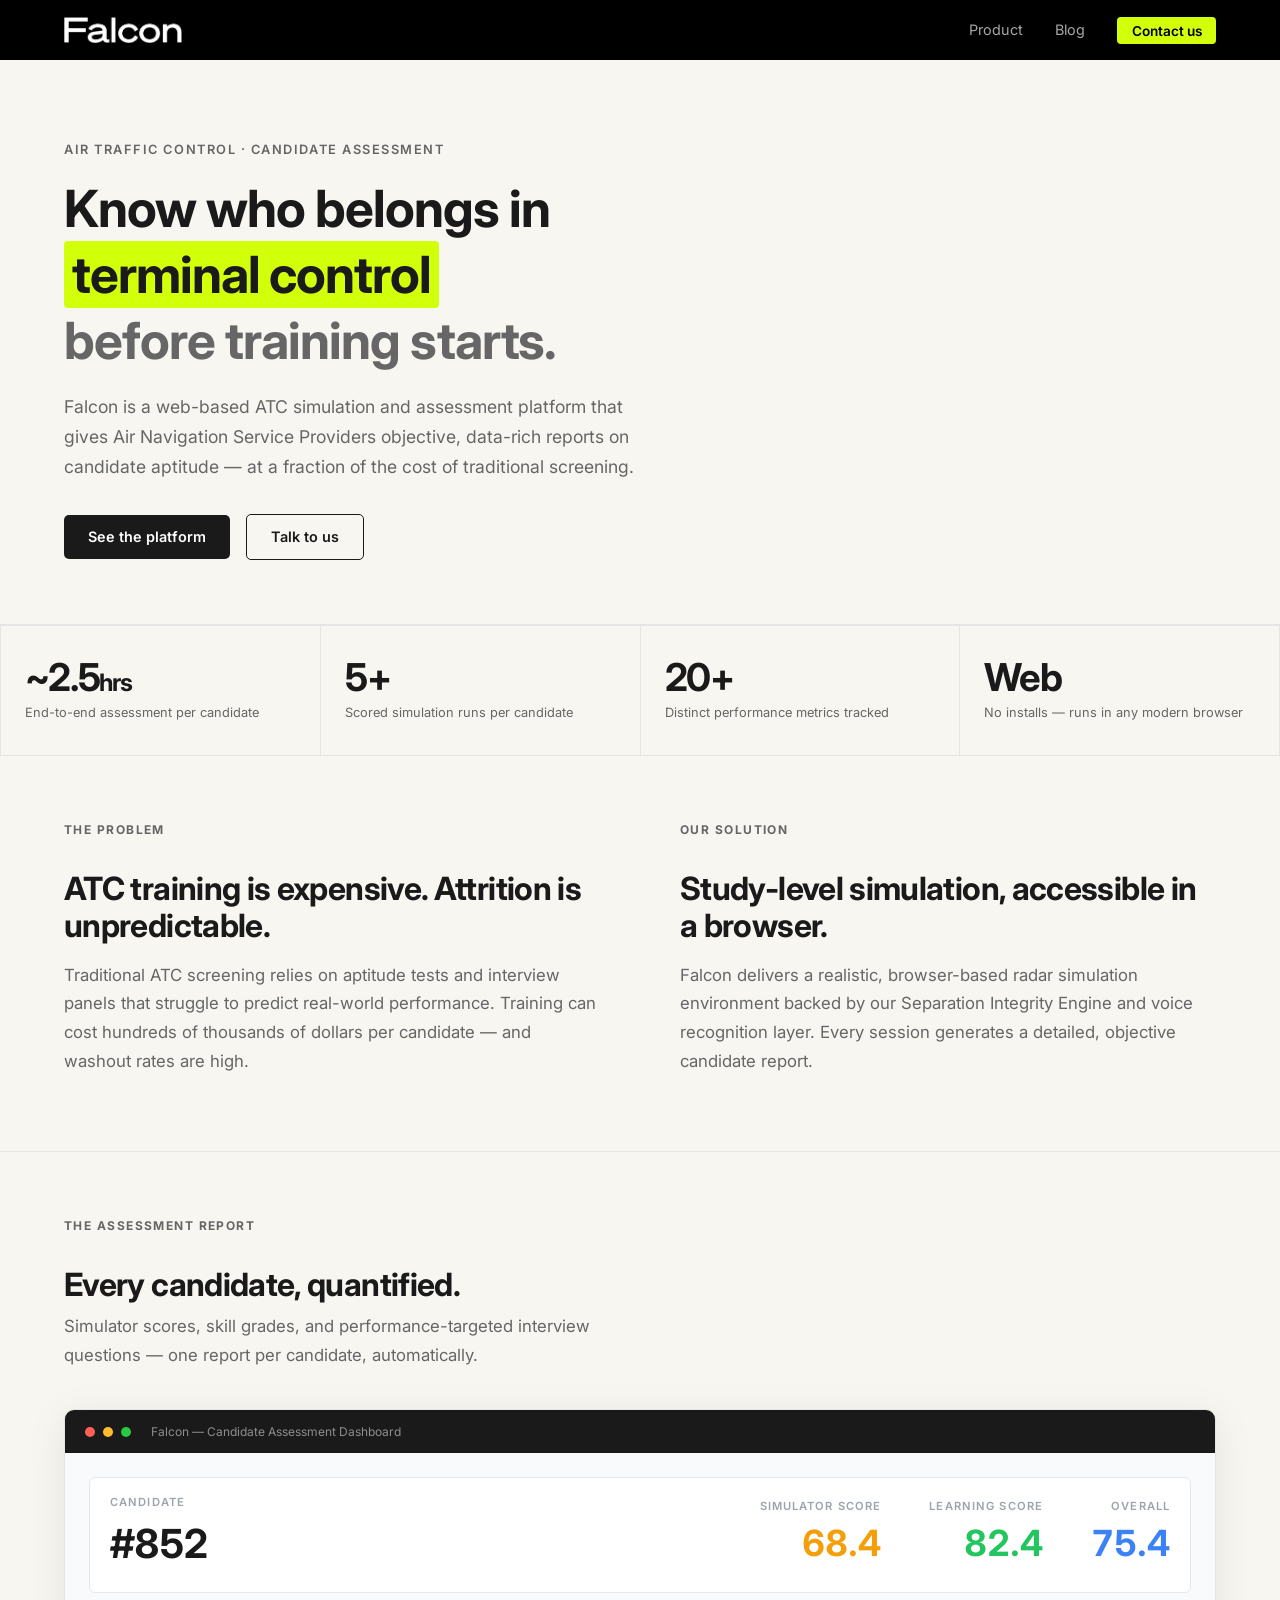
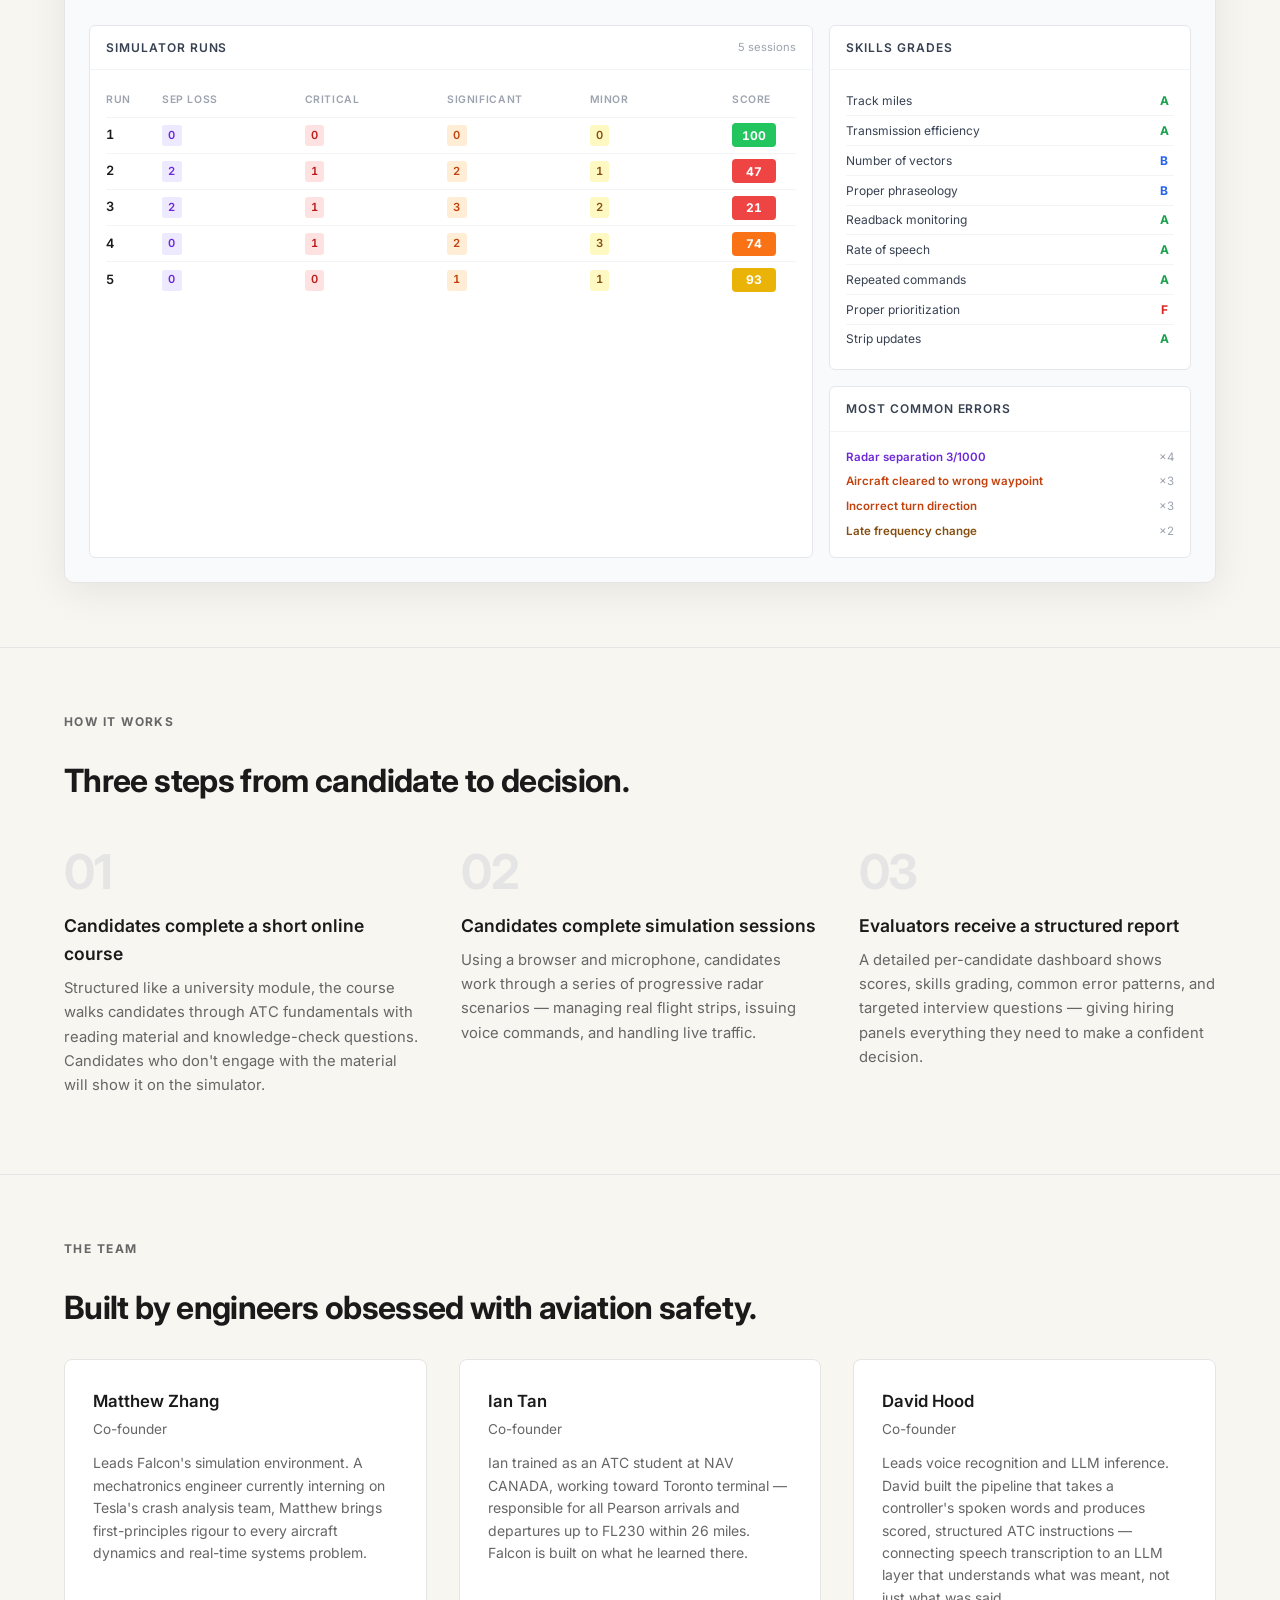
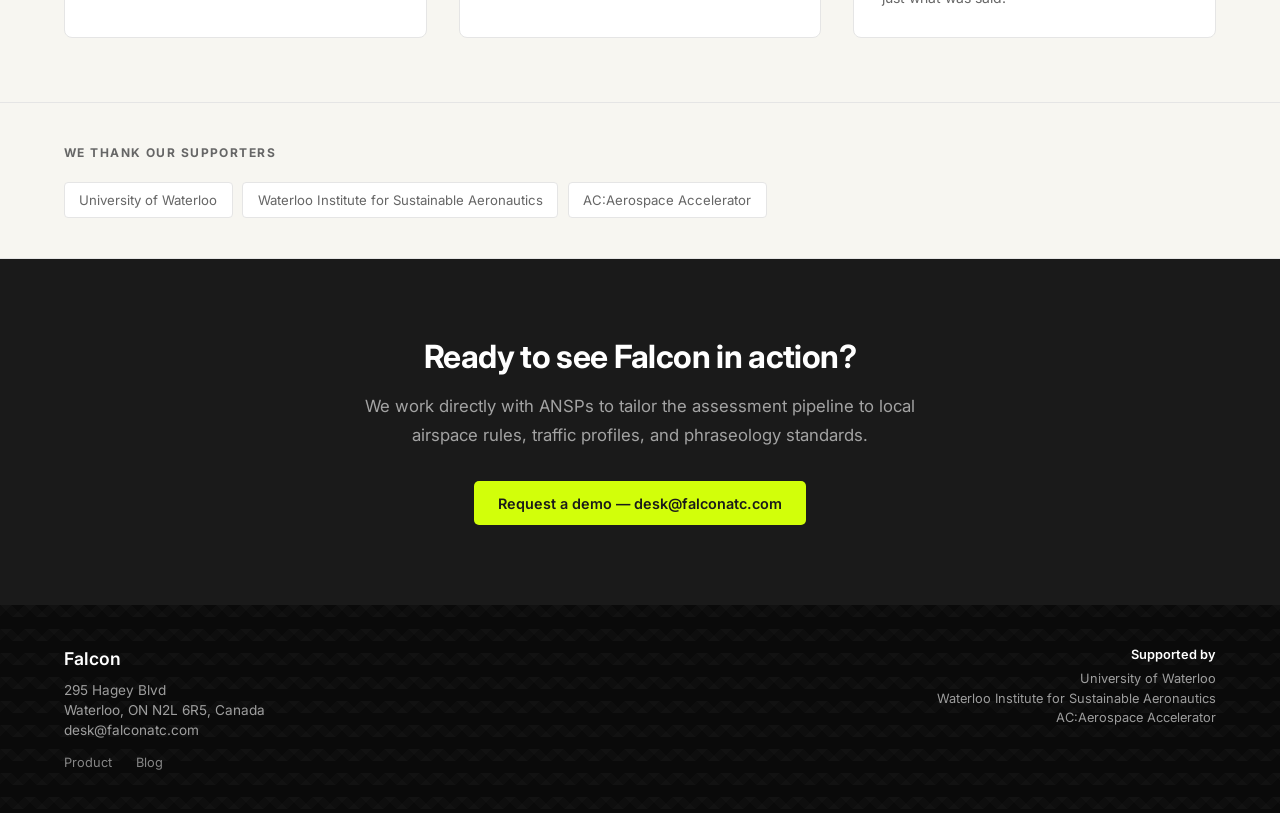
<file: index.html>
<!DOCTYPE html>
<html lang="en">
<head>
    <meta charset="UTF-8">
    <meta name="viewport" content="width=device-width, initial-scale=1.0">
    <title>Falcon — AI-Powered ATC Assessment Platform</title>
    <meta name="description" content="Falcon helps Air Navigation Service Providers identify which ATC candidates will succeed — before expensive training begins. Web-based simulation with objective, data-rich assessment.">
    <link rel="icon" href="favicon.webp" type="image/webp">
    <link rel="stylesheet" href="styles.css">
</head>
<body>

<header class="header">
    <div class="header-inner">
        <a href="/" class="logo">
            <img src="logo.webp" alt="Falcon" class="logo-img">
        </a>
        <button class="mobile-menu-toggle" aria-label="Toggle menu" id="menuToggle">
            <span></span><span></span><span></span>
        </button>
        <ul class="nav-links" id="navLinks">
            <li><a href="product.html">Product</a></li>
            <li><a href="progress.html">Blog</a></li>
            <li><a href="mailto:desk@falconatc.com" class="nav-cta">Contact us</a></li>
        </ul>
    </div>
</header>

<main>
    <!-- Hero -->
    <section class="hero">
        <div class="container">
            <p class="hero-eyebrow">Air Traffic Control · Candidate Assessment</p>
            <h1 class="hero-headline hero-headline--stacked">
                <span class="hh-line">Know who belongs in</span>
                <span class="hh-line hh-rotating-line"><span class="specialty-rotator"><span class="specialty-track"><span class="specialty-item">terminal control</span><span class="specialty-item">area control</span><span class="specialty-item">oceanic control</span><span class="specialty-item">the tower</span></span></span></span>
                <span class="hh-line hh-sub">before training starts.</span>
            </h1>
            <p class="hero-subhead">Falcon is a web-based ATC simulation and assessment platform that gives Air Navigation Service Providers objective, data-rich reports on candidate aptitude — at a fraction of the cost of traditional screening.</p>
            <div class="hero-actions">
                <a href="product.html" class="btn btn-primary">See the platform</a>
                <a href="mailto:desk@falconatc.com" class="btn btn-outline">Talk to us</a>
            </div>
        </div>
    </section>

    <!-- Stats -->
    <div class="stat-strip">
        <div class="stat-item">
            <div class="stat-num">~2.5<span style="font-size:1.5rem">hrs</span></div>
            <div class="stat-label">End-to-end assessment per candidate</div>
        </div>
        <div class="stat-item">
            <div class="stat-num">5+</div>
            <div class="stat-label">Scored simulation runs per candidate</div>
        </div>
        <div class="stat-item">
            <div class="stat-num">20+</div>
            <div class="stat-label">Distinct performance metrics tracked</div>
        </div>
        <div class="stat-item">
            <div class="stat-num">Web</div>
            <div class="stat-label">No installs — runs in any modern browser</div>
        </div>
    </div>

    <!-- What we do -->
    <section class="section">
        <div class="container">
            <div class="two-col">
                <div>
                    <p class="section-label">The Problem</p>
                    <h2 class="section-title">ATC training is expensive. Attrition is unpredictable.</h2>
                    <p class="section-desc">Traditional ATC screening relies on aptitude tests and interview panels that struggle to predict real-world performance. Training can cost hundreds of thousands of dollars per candidate — and washout rates are high.</p>
                </div>
                <div>
                    <p class="section-label">Our Solution</p>
                    <h2 class="section-title">Study-level simulation, accessible in a browser.</h2>
                    <p class="section-desc">Falcon delivers a realistic, browser-based radar simulation environment backed by our Separation Integrity Engine and voice recognition layer. Every session generates a detailed, objective candidate report.</p>
                </div>
            </div>
        </div>
    </section>

    <!-- Dashboard preview -->
    <section class="section">
        <div class="container">
            <p class="section-label">The Assessment Report</p>
            <h2 class="section-title" style="margin-bottom:0.5rem;">Every candidate, quantified.</h2>
            <p class="section-desc" style="margin-bottom:2.5rem;">Simulator scores, skill grades, and performance-targeted interview questions — one report per candidate, automatically.</p>

            <div class="dashboard-scroll-outer"><div class="dashboard-wrap">
                <div class="dashboard-topbar">
                    <span class="topbar-dot red"></span>
                    <span class="topbar-dot yellow"></span>
                    <span class="topbar-dot green"></span>
                    <span class="topbar-title">Falcon — Candidate Assessment Dashboard</span>
                </div>
                <div class="dashboard-body">
                    <!-- Candidate header -->
                    <div class="db-candidate">
                        <div>
                            <div class="db-candidate-label">Candidate</div>
                            <div class="db-candidate-id">#852</div>
                        </div>
                        <div style="display:flex;gap:3rem;align-items:center;">
                            <div class="db-score-big">
                                <div class="db-candidate-label">Simulator Score</div>
                                <div class="db-score-num" style="color:#f59e0b;">68.4</div>
                            </div>
                            <div class="db-score-big">
                                <div class="db-candidate-label">Learning Score</div>
                                <div class="db-score-num" style="color:#22c55e;">82.4</div>
                            </div>
                            <div class="db-score-big">
                                <div class="db-candidate-label">Overall</div>
                                <div class="db-score-num" style="color:#3b82f6;">75.4</div>
                            </div>
                        </div>
                    </div>

                    <!-- Simulator runs -->
                    <div class="db-card">
                        <div class="db-card-header">
                            <span class="db-card-title">Simulator Runs</span>
                            <span style="font-size:0.7rem;color:#9ca3af;">5 sessions</span>
                        </div>
                        <div class="db-card-body">
                            <div class="db-run-row db-row-header">
                                <span>Run</span>
                                <span class="hide-mobile">Sep Loss</span>
                                <span class="hide-mobile">Critical</span>
                                <span class="hide-mobile">Significant</span>
                                <span class="hide-mobile">Minor</span>
                                <span>Score</span>
                            </div>
                            <div class="db-run-row">
                                <span style="font-weight:600;font-size:0.8rem;">1</span>
                                <span class="hide-mobile"><span class="err-pill err-sep">0</span></span>
                                <span class="hide-mobile"><span class="err-pill err-crit">0</span></span>
                                <span class="hide-mobile"><span class="err-pill err-sig">0</span></span>
                                <span class="hide-mobile"><span class="err-pill err-min">0</span></span>
                                <span><div class="score-badge score-green">100</div></span>
                            </div>
                            <div class="db-run-row">
                                <span style="font-weight:600;font-size:0.8rem;">2</span>
                                <span class="hide-mobile"><span class="err-pill err-sep">2</span></span>
                                <span class="hide-mobile"><span class="err-pill err-crit">1</span></span>
                                <span class="hide-mobile"><span class="err-pill err-sig">2</span></span>
                                <span class="hide-mobile"><span class="err-pill err-min">1</span></span>
                                <span><div class="score-badge score-red">47</div></span>
                            </div>
                            <div class="db-run-row">
                                <span style="font-weight:600;font-size:0.8rem;">3</span>
                                <span class="hide-mobile"><span class="err-pill err-sep">2</span></span>
                                <span class="hide-mobile"><span class="err-pill err-crit">1</span></span>
                                <span class="hide-mobile"><span class="err-pill err-sig">3</span></span>
                                <span class="hide-mobile"><span class="err-pill err-min">2</span></span>
                                <span><div class="score-badge score-red">21</div></span>
                            </div>
                            <div class="db-run-row">
                                <span style="font-weight:600;font-size:0.8rem;">4</span>
                                <span class="hide-mobile"><span class="err-pill err-sep">0</span></span>
                                <span class="hide-mobile"><span class="err-pill err-crit">1</span></span>
                                <span class="hide-mobile"><span class="err-pill err-sig">2</span></span>
                                <span class="hide-mobile"><span class="err-pill err-min">3</span></span>
                                <span><div class="score-badge score-orange">74</div></span>
                            </div>
                            <div class="db-run-row">
                                <span style="font-weight:600;font-size:0.8rem;">5</span>
                                <span class="hide-mobile"><span class="err-pill err-sep">0</span></span>
                                <span class="hide-mobile"><span class="err-pill err-crit">0</span></span>
                                <span class="hide-mobile"><span class="err-pill err-sig">1</span></span>
                                <span class="hide-mobile"><span class="err-pill err-min">1</span></span>
                                <span><div class="score-badge score-yellow">93</div></span>
                            </div>
                        </div>
                    </div>

                    <!-- Skills sidebar -->
                    <div>
                        <div class="db-card" style="margin-bottom:1rem;">
                            <div class="db-card-header">
                                <span class="db-card-title">Skills Grades</span>
                            </div>
                            <div class="db-card-body">
                                <div class="skill-row"><span class="skill-name">Track miles</span><span class="skill-grade grade-a">A</span></div>
                                <div class="skill-row"><span class="skill-name">Transmission efficiency</span><span class="skill-grade grade-a">A</span></div>
                                <div class="skill-row"><span class="skill-name">Number of vectors</span><span class="skill-grade grade-b">B</span></div>
                                <div class="skill-row"><span class="skill-name">Proper phraseology</span><span class="skill-grade grade-b">B</span></div>
                                <div class="skill-row"><span class="skill-name">Readback monitoring</span><span class="skill-grade grade-a">A</span></div>
                                <div class="skill-row"><span class="skill-name">Rate of speech</span><span class="skill-grade grade-a">A</span></div>
                                <div class="skill-row"><span class="skill-name">Repeated commands</span><span class="skill-grade grade-a">A</span></div>
                                <div class="skill-row"><span class="skill-name">Proper prioritization</span><span class="skill-grade grade-f">F</span></div>
                                <div class="skill-row"><span class="skill-name">Strip updates</span><span class="skill-grade grade-a">A</span></div>
                            </div>
                        </div>
                        <div class="db-card">
                            <div class="db-card-header">
                                <span class="db-card-title">Most Common Errors</span>
                            </div>
                            <div class="db-card-body">
                                <div style="font-size:0.72rem;margin-bottom:0.4rem;display:flex;justify-content:space-between;align-items:center;"><span style="color:#6d28d9;font-weight:600;">Radar separation 3/1000</span><span style="color:#9ca3af;">×4</span></div>
                                <div style="font-size:0.72rem;margin-bottom:0.4rem;display:flex;justify-content:space-between;align-items:center;"><span style="color:#c2410c;font-weight:600;">Aircraft cleared to wrong waypoint</span><span style="color:#9ca3af;">×3</span></div>
                                <div style="font-size:0.72rem;margin-bottom:0.4rem;display:flex;justify-content:space-between;align-items:center;"><span style="color:#c2410c;font-weight:600;">Incorrect turn direction</span><span style="color:#9ca3af;">×3</span></div>
                                <div style="font-size:0.72rem;margin-bottom:0;display:flex;justify-content:space-between;align-items:center;"><span style="color:#854d0e;font-weight:600;">Late frequency change</span><span style="color:#9ca3af;">×2</span></div>
                            </div>
                        </div>
                    </div>
                </div>
            </div></div><!-- end dashboard-scroll-outer -->
        </div>
    </section>

    <!-- How it works -->
    <section class="section">
        <div class="container">
            <p class="section-label">How It Works</p>
            <h2 class="section-title" style="margin-bottom:3rem;">Three steps from candidate to decision.</h2>
            <div class="three-col">
                <div>
                    <div style="font-size:3rem;font-weight:700;line-height:1;margin-bottom:1rem;letter-spacing:-0.03em;color:var(--border);">01</div>
                    <h3 style="font-size:1.1rem;font-weight:600;margin-bottom:0.5rem;">Candidates complete a short online course</h3>
                    <p style="font-size:0.925rem;color:var(--text-muted);line-height:1.65;">Structured like a university module, the course walks candidates through ATC fundamentals with reading material and knowledge-check questions. Candidates who don't engage with the material will show it on the simulator.</p>
                </div>
                <div>
                    <div style="font-size:3rem;font-weight:700;line-height:1;margin-bottom:1rem;letter-spacing:-0.03em;color:var(--border);">02</div>
                    <h3 style="font-size:1.1rem;font-weight:600;margin-bottom:0.5rem;">Candidates complete simulation sessions</h3>
                    <p style="font-size:0.925rem;color:var(--text-muted);line-height:1.65;">Using a browser and microphone, candidates work through a series of progressive radar scenarios — managing real flight strips, issuing voice commands, and handling live traffic.</p>
                </div>
                <div>
                    <div style="font-size:3rem;font-weight:700;line-height:1;margin-bottom:1rem;letter-spacing:-0.03em;color:var(--border);">03</div>
                    <h3 style="font-size:1.1rem;font-weight:600;margin-bottom:0.5rem;">Evaluators receive a structured report</h3>
                    <p style="font-size:0.925rem;color:var(--text-muted);line-height:1.65;">A detailed per-candidate dashboard shows scores, skills grading, common error patterns, and targeted interview questions — giving hiring panels everything they need to make a confident decision.</p>
                </div>
            </div>
        </div>
    </section>

    <!-- Team -->
    <section class="section">
        <div class="container">
            <p class="section-label">The Team</p>
            <h2 class="section-title" style="margin-bottom:2rem;">Built by engineers obsessed with aviation safety.</h2>
            <div class="team-grid">
                <div class="team-card">
                    <div class="team-name">Matthew Zhang</div>
                    <div class="team-role">Co-founder</div>
                    <p class="team-bio">Leads Falcon's simulation environment. A mechatronics engineer currently interning on Tesla's crash analysis team, Matthew brings first-principles rigour to every aircraft dynamics and real-time systems problem.</p>
                </div>
                <div class="team-card">
                    <div class="team-name">Ian Tan</div>
                    <div class="team-role">Co-founder</div>
                    <p class="team-bio">Ian trained as an ATC student at NAV CANADA, working toward Toronto terminal — responsible for all Pearson arrivals and departures up to FL230 within 26 miles. Falcon is built on what he learned there.</p>
                </div>
                <div class="team-card">
                    <div class="team-name">David Hood</div>
                    <div class="team-role">Co-founder</div>
                    <p class="team-bio">Leads voice recognition and LLM inference. David built the pipeline that takes a controller's spoken words and produces scored, structured ATC instructions — connecting speech transcription to an LLM layer that understands what was meant, not just what was said.</p>
                </div>
            </div>
        </div>
    </section>

    <!-- Supporters -->
    <section class="section-sm">
        <div class="container">
            <p class="section-label" style="margin-bottom:1.25rem;">We thank our supporters</p>
            <div class="supporter-list">
                <span class="supporter-badge">University of Waterloo</span>
                <span class="supporter-badge">Waterloo Institute for Sustainable Aeronautics</span>
                <span class="supporter-badge">AC:Aerospace Accelerator</span>
            </div>
        </div>
    </section>

    <!-- CTA -->
    <div class="cta-banner">
        <div class="container">
            <h2 class="section-title">Ready to see Falcon in action?</h2>
            <p class="section-desc">We work directly with ANSPs to tailor the assessment pipeline to local airspace rules, traffic profiles, and phraseology standards.</p>
            <a href="mailto:desk@falconatc.com" class="btn btn-primary">Request a demo — desk@falconatc.com</a>
        </div>
    </div>
</main>

<footer class="footer">
    <div class="container">
        <div class="footer-inner">
            <div class="footer-left">
                <div class="footer-company">Falcon</div>
                <p class="footer-address">295 Hagey Blvd<br>Waterloo, ON N2L 6R5, Canada<br>desk@falconatc.com</p>
                <nav class="footer-nav">
                    <a href="product.html">Product</a>
                    <a href="progress.html">Blog</a>
                </nav>
            </div>
            <div class="footer-right">
                <div class="footer-supporters-title">Supported by</div>
                <p class="footer-supporters-list">University of Waterloo<br>Waterloo Institute for Sustainable Aeronautics<br>AC:Aerospace Accelerator</p>
            </div>
        </div>
    </div>
</footer>

<script src="script.js"></script>
</body>
</html>
</file>
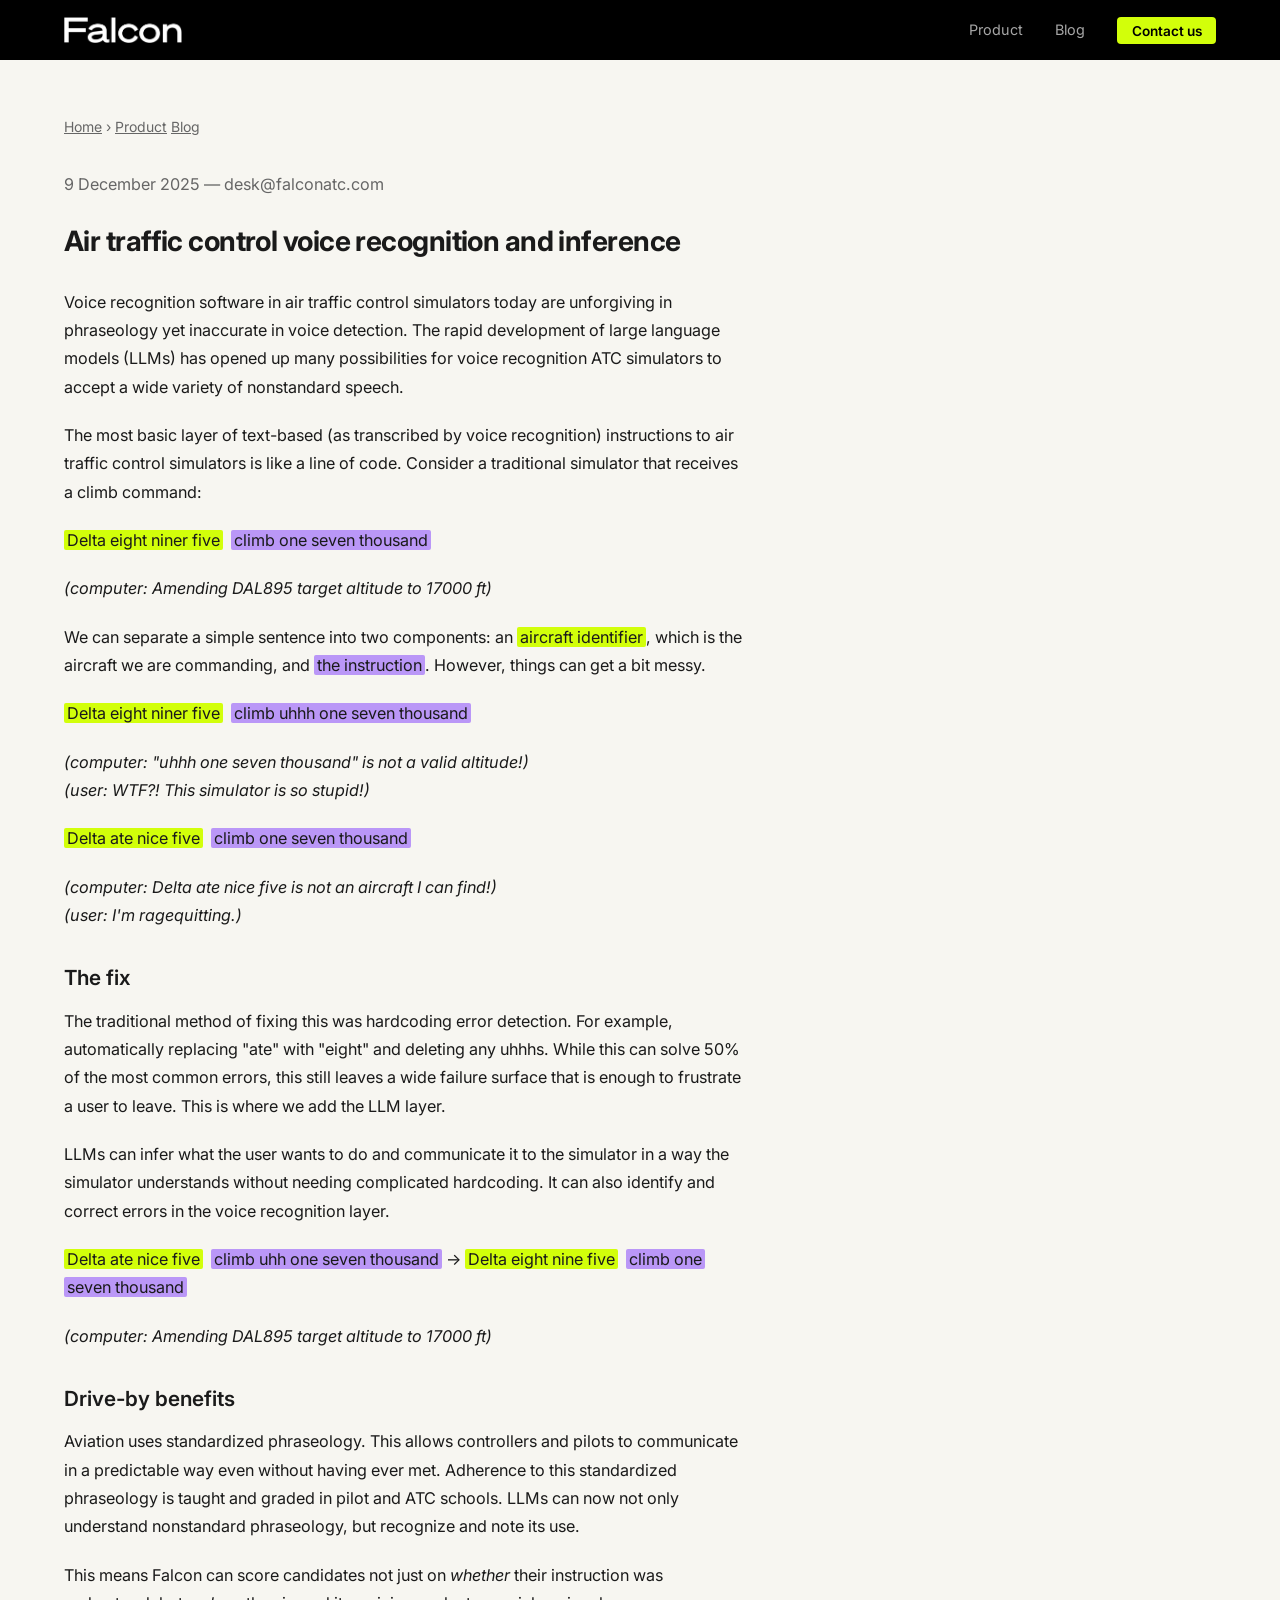
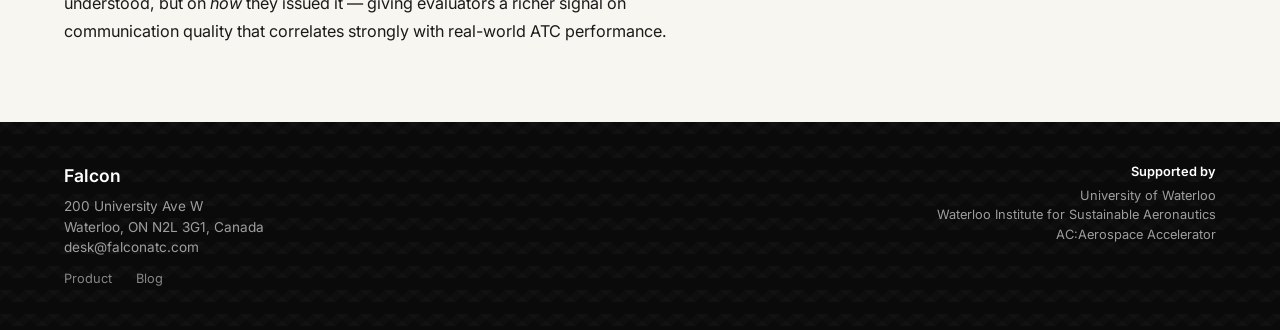
<file: atc-voice-rec.html>
<!DOCTYPE html>
<html lang="en">
<head>
    <meta charset="UTF-8">
    <meta name="viewport" content="width=device-width, initial-scale=1.0">
    <title>ATC voice recognition and inference — Falcon</title>
    <meta name="description" content="How Falcon uses LLMs to understand non-standard ATC phraseology, correct transcription errors, and score candidate communication quality.">
    <link rel="icon" href="favicon.webp" type="image/webp">
    <link rel="stylesheet" href="styles.css">
</head>
<body>

<header class="header">
    <div class="header-inner">
        <a href="/" class="logo">
            <img src="logo.webp" alt="Falcon" class="logo-img">
        </a>
        <button class="mobile-menu-toggle" aria-label="Toggle menu" id="menuToggle">
            <span></span><span></span><span></span>
        </button>
        <ul class="nav-links" id="navLinks">
            <li><a href="product.html">Product</a></li>
            <li><a href="progress.html">Blog</a></li>
            <li><a href="mailto:desk@falconatc.com" class="nav-cta">Contact us</a></li>
        </ul>
    </div>
</header>

<main>
    <article style="padding: 3.5rem 0;">
        <div class="container">
            <p class="breadcrumb"><a href="/">Home</a> &rsaquo; <a href="product.html">Product</a>
                    <a href="progress.html">Blog</a></p>
            <div class="post-body">
                <p class="post-meta">9 December 2025 &mdash; desk@falconatc.com</p>
                <h1 style="font-size:1.75rem;font-weight:700;letter-spacing:-0.02em;margin-bottom:1.5rem;">Air traffic control voice recognition and inference</h1>

                <p>Voice recognition software in air traffic control simulators today are unforgiving in phraseology yet inaccurate in voice detection. The rapid development of large language models (LLMs) has opened up many possibilities for voice recognition ATC simulators to accept a wide variety of nonstandard speech.</p>

                <p>The most basic layer of text-based (as transcribed by voice recognition) instructions to air traffic control simulators is like a line of code. Consider a traditional simulator that receives a climb command:</p>

                <p><span class="hl-y">Delta eight niner five</span>&nbsp; <span class="hl-p">climb one seven thousand</span></p>

                <p><em>(computer: Amending DAL895 target altitude to 17000 ft)</em></p>

                <p>We can separate a simple sentence into two components: an <span class="hl-y">aircraft identifier</span>, which is the aircraft we are commanding, and <span class="hl-p">the instruction</span>. However, things can get a bit messy.</p>

                <p><span class="hl-y">Delta eight niner five</span>&nbsp; <span class="hl-p">climb uhhh one seven thousand</span></p>

                <p><em>(computer: "uhhh one seven thousand" is not a valid altitude!)<br>(user: WTF?! This simulator is so stupid!)</em></p>

                <p><span class="hl-y">Delta ate nice five</span>&nbsp; <span class="hl-p">climb one seven thousand</span></p>

                <p><em>(computer: Delta ate nice five is not an aircraft I can find!)<br>(user: I'm ragequitting.)</em></p>

                <h2>The fix</h2>

                <p>The traditional method of fixing this was hardcoding error detection. For example, automatically replacing "ate" with "eight" and deleting any uhhhs. While this can solve 50% of the most common errors, this still leaves a wide failure surface that is enough to frustrate a user to leave. This is where we add the LLM layer.</p>

                <p>LLMs can infer what the user wants to do and communicate it to the simulator in a way the simulator understands without needing complicated hardcoding. It can also identify and correct errors in the voice recognition layer.</p>

                <p><span class="hl-y">Delta ate nice five</span>&nbsp; <span class="hl-p">climb uhh one seven thousand</span> &rarr; <span class="hl-y">Delta eight nine five</span>&nbsp; <span class="hl-p">climb one seven thousand</span></p>

                <p><em>(computer: Amending DAL895 target altitude to 17000 ft)</em></p>

                <h2>Drive-by benefits</h2>

                <p>Aviation uses standardized phraseology. This allows controllers and pilots to communicate in a predictable way even without having ever met. Adherence to this standardized phraseology is taught and graded in pilot and ATC schools. LLMs can now not only understand nonstandard phraseology, but recognize and note its use.</p>

                <p>This means Falcon can score candidates not just on <em>whether</em> their instruction was understood, but on <em>how</em> they issued it — giving evaluators a richer signal on communication quality that correlates strongly with real-world ATC performance.</p>
            </div>
        </div>
    </article>
</main>

<footer class="footer">
    <div class="container">
        <div class="footer-inner">
            <div class="footer-left">
                <div class="footer-company">Falcon</div>
                <p class="footer-address">200 University Ave W<br>Waterloo, ON N2L 3G1, Canada<br>desk@falconatc.com</p>
                <nav class="footer-nav">
                    <a href="product.html">Product</a>
                    <a href="progress.html">Blog</a>
                </nav>
            </div>
            <div class="footer-right">
                <div class="footer-supporters-title">Supported by</div>
                <p class="footer-supporters-list">University of Waterloo<br>Waterloo Institute for Sustainable Aeronautics<br>AC:Aerospace Accelerator</p>
            </div>
        </div>
    </div>
</footer>

<script src="script.js"></script>
</body>
</html>
</file>
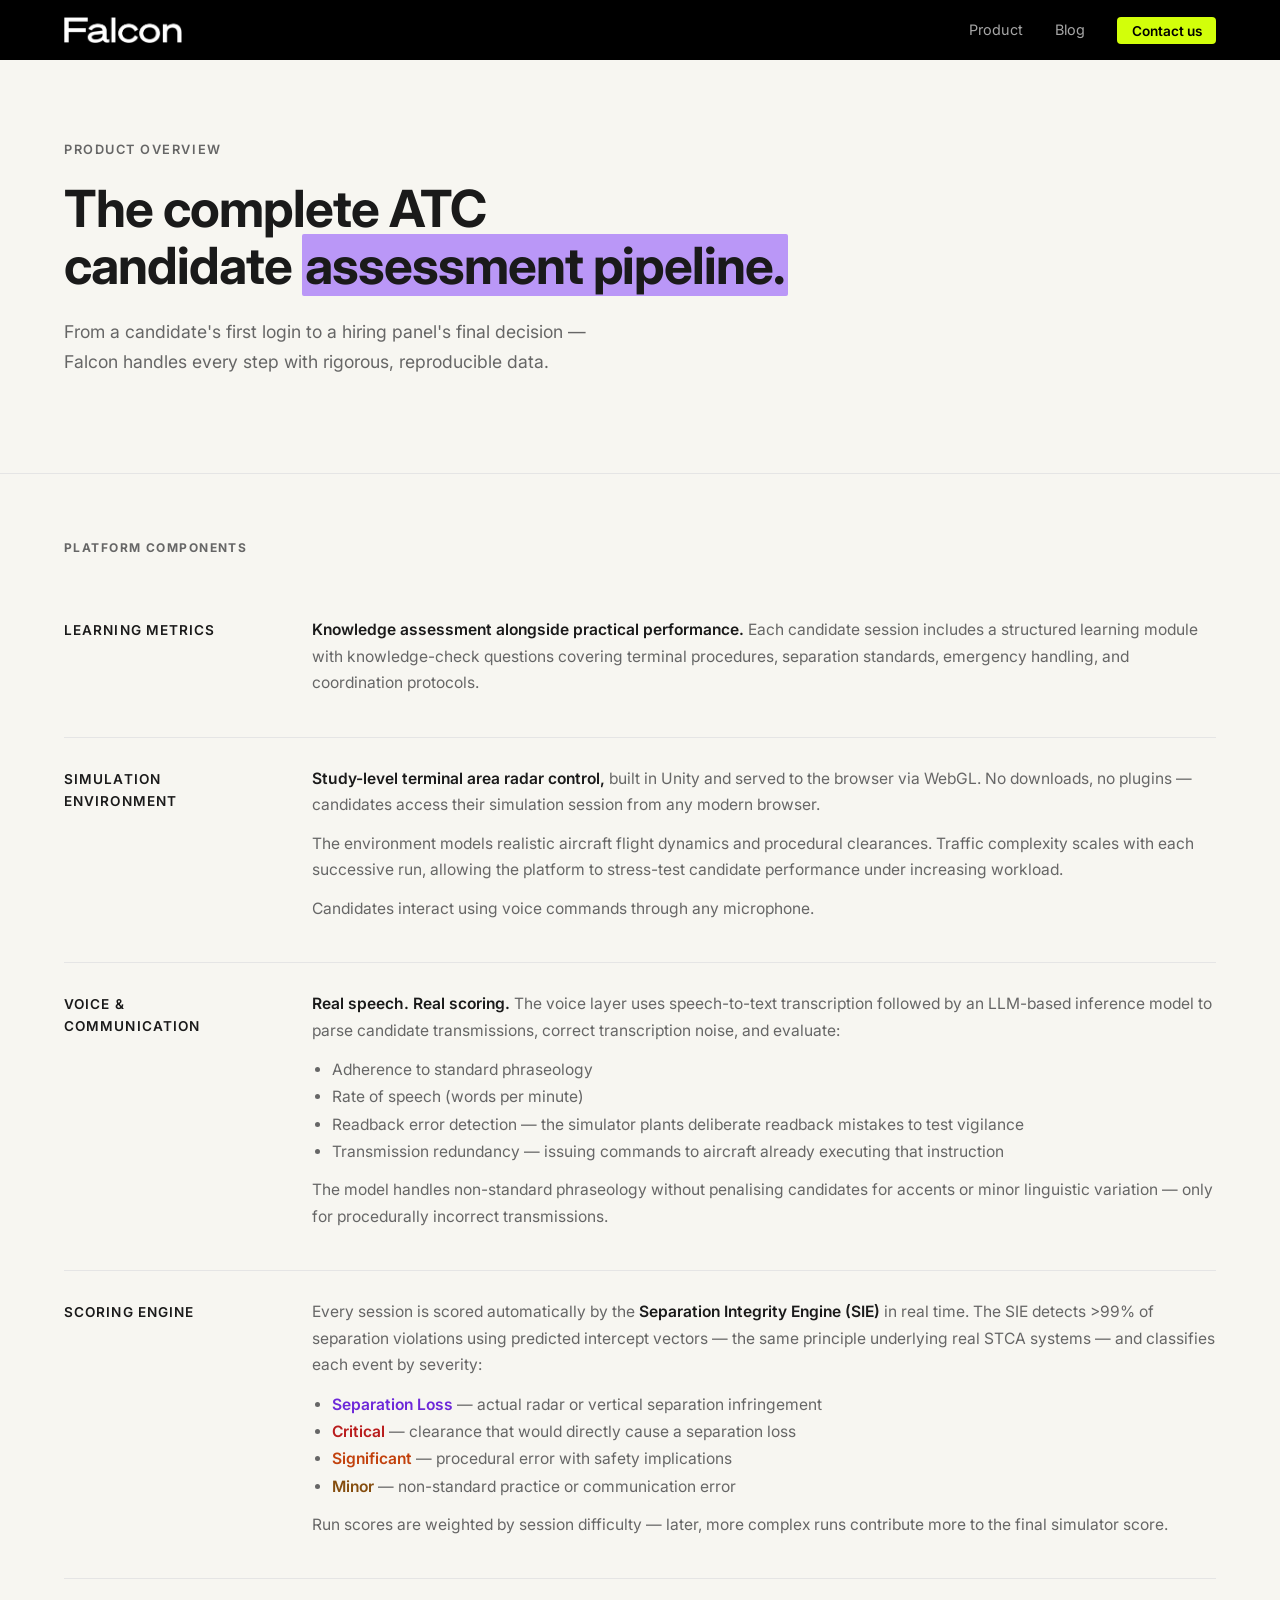
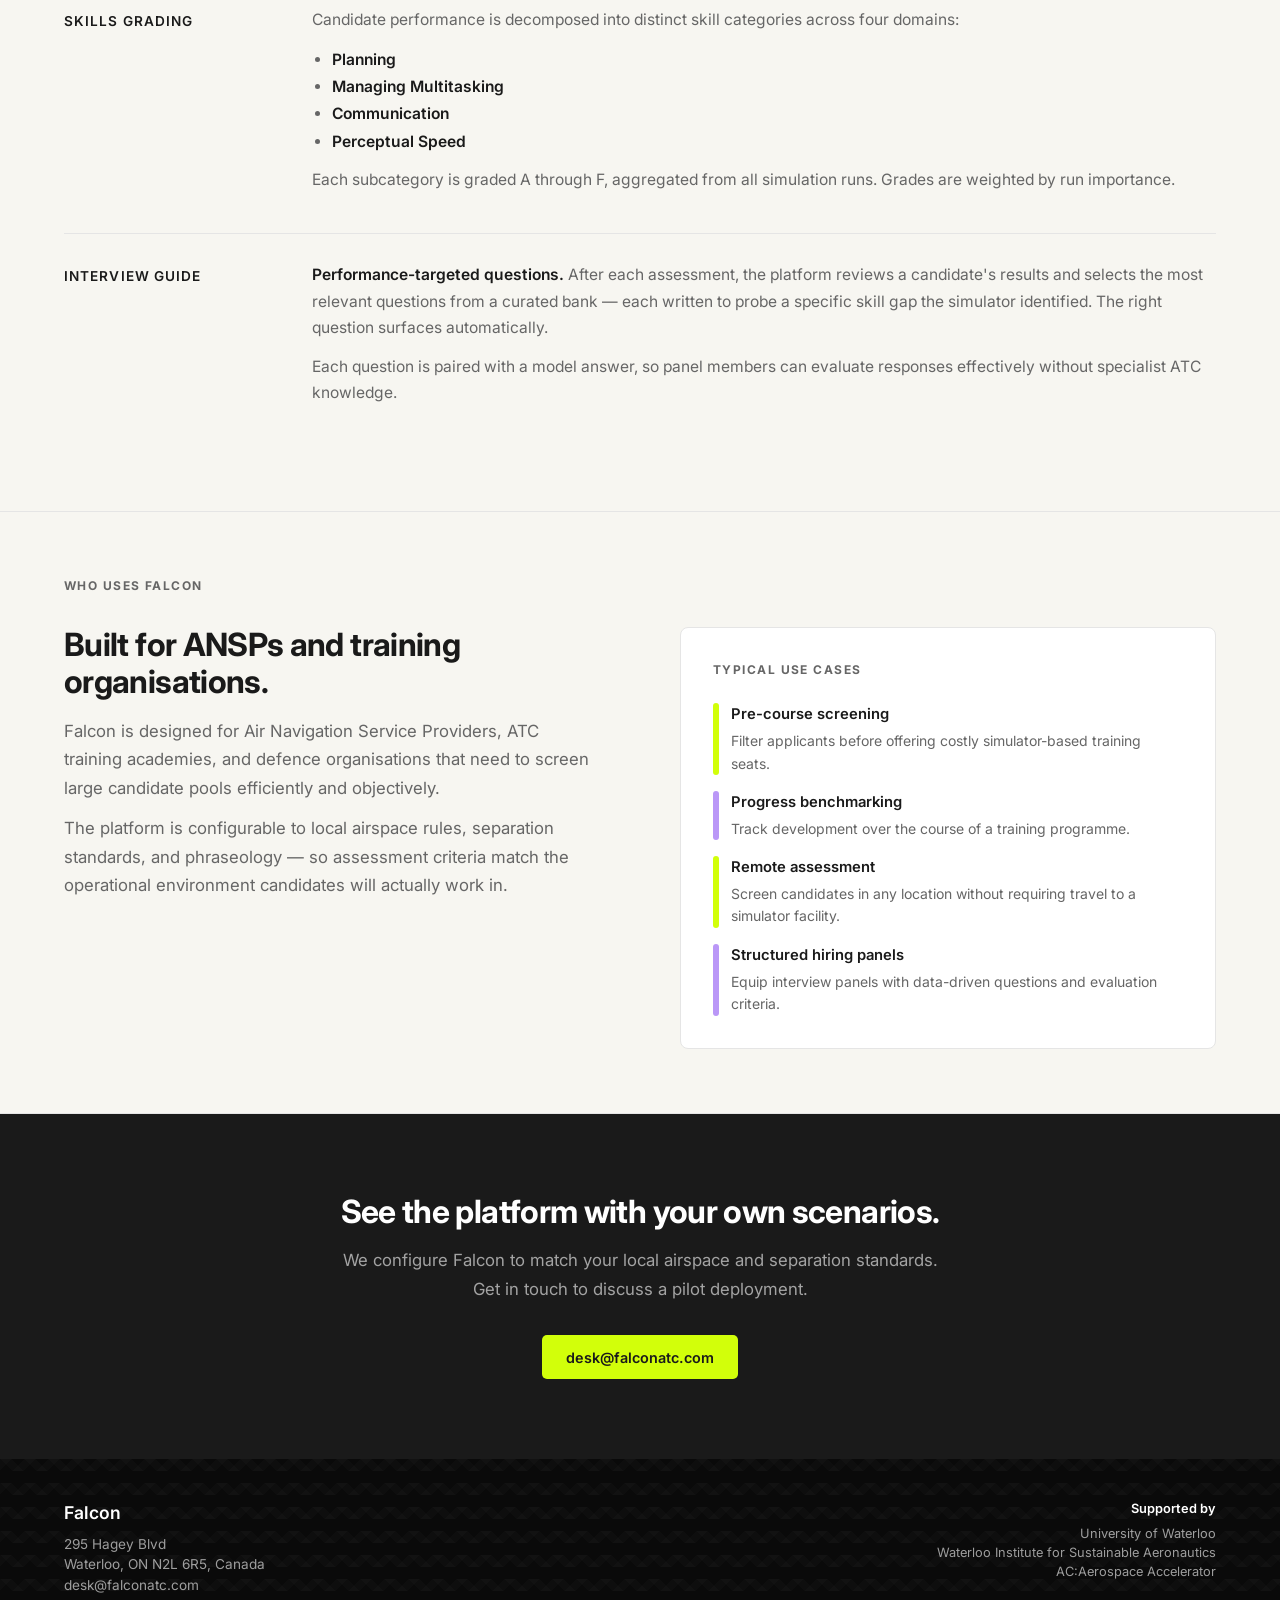
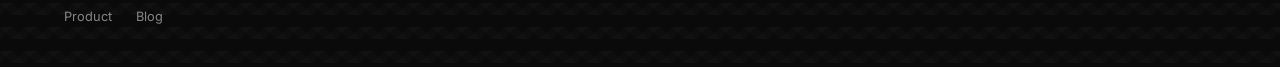
<file: product.html>
<!DOCTYPE html>
<html lang="en">
<head>
    <meta charset="UTF-8">
    <meta name="viewport" content="width=device-width, initial-scale=1.0">
    <title>Product — Falcon</title>
    <meta name="description" content="Falcon's ATC assessment platform: web-based radar simulation, objective scoring, and structured candidate reports for Air Navigation Service Providers.">
    <link rel="icon" href="favicon.webp" type="image/webp">
    <link rel="stylesheet" href="styles.css">
</head>
<body>

<header class="header">
    <div class="header-inner">
        <a href="/" class="logo">
            <img src="logo.webp" alt="Falcon" class="logo-img">
        </a>
        <button class="mobile-menu-toggle" aria-label="Toggle menu" id="menuToggle">
            <span></span><span></span><span></span>
        </button>
        <ul class="nav-links" id="navLinks">
            <li><a href="product.html">Product</a></li>
            <li><a href="progress.html">Blog</a></li>
            <li><a href="mailto:desk@falconatc.com" class="nav-cta">Contact us</a></li>
        </ul>
    </div>
</header>

<main>
    <!-- Hero -->
    <section class="hero">
        <div class="container">
            <p class="hero-eyebrow">Product Overview</p>
            <h1 class="hero-headline">The complete ATC<br>candidate <span class="hl-p">assessment pipeline.</span></h1>
            <p class="hero-subhead">From a candidate's first login to a hiring panel's final decision — Falcon handles every step with rigorous, reproducible data.</p>
        </div>
    </section>

    <!-- Platform overview -->
    <section class="section">
        <div class="container">
            <p class="section-label">Platform Components</p>
            <div class="tech-item">
                <div class="tech-name">Learning Metrics</div>
                <div class="tech-detail">
                    <p><strong>Knowledge assessment alongside practical performance.</strong> Each candidate session includes a structured learning module with knowledge-check questions covering terminal procedures, separation standards, emergency handling, and coordination protocols.</p>
                </div>
            </div>
            <div class="tech-item">
                <div class="tech-name">Simulation Environment</div>
                <div class="tech-detail">
                    <p><strong>Study-level terminal area radar control,</strong> built in Unity and served to the browser via WebGL. No downloads, no plugins — candidates access their simulation session from any modern browser.</p>
                    <p>The environment models realistic aircraft flight dynamics and procedural clearances. Traffic complexity scales with each successive run, allowing the platform to stress-test candidate performance under increasing workload.</p>
                    <p>Candidates interact using voice commands through any microphone.</p>
                </div>
            </div>
            <div class="tech-item">
                <div class="tech-name">Voice &amp; Communication</div>
                <div class="tech-detail">
                    <p><strong>Real speech. Real scoring.</strong> The voice layer uses speech-to-text transcription followed by an LLM-based inference model to parse candidate transmissions, correct transcription noise, and evaluate:</p>
                    <ul style="margin:0.75rem 0 0.75rem 1.25rem;font-size:0.975rem;color:var(--text-muted);line-height:1.75;">
                        <li>Adherence to standard phraseology</li>
                        <li>Rate of speech (words per minute)</li>
                        <li>Readback error detection — the simulator plants deliberate readback mistakes to test vigilance</li>
                        <li>Transmission redundancy — issuing commands to aircraft already executing that instruction</li>
                    </ul>
                    <p>The model handles non-standard phraseology without penalising candidates for accents or minor linguistic variation — only for procedurally incorrect transmissions.</p>
                </div>
            </div>
            <div class="tech-item">
                <div class="tech-name">Scoring Engine</div>
                <div class="tech-detail">
                    <p>Every session is scored automatically by the <strong>Separation Integrity Engine (SIE)</strong> in real time. The SIE detects &gt;99% of separation violations using predicted intercept vectors — the same principle underlying real STCA systems — and classifies each event by severity:</p>
                    <ul style="margin:0.75rem 0 0.75rem 1.25rem;font-size:0.975rem;color:var(--text-muted);line-height:1.75;">
                        <li><strong style="color:#6d28d9;">Separation Loss</strong> — actual radar or vertical separation infringement</li>
                        <li><strong style="color:#b91c1c;">Critical</strong> — clearance that would directly cause a separation loss</li>
                        <li><strong style="color:#c2410c;">Significant</strong> — procedural error with safety implications</li>
                        <li><strong style="color:#854d0e;">Minor</strong> — non-standard practice or communication error</li>
                    </ul>
                    <p>Run scores are weighted by session difficulty — later, more complex runs contribute more to the final simulator score.</p>
                </div>
            </div>
            <div class="tech-item">
                <div class="tech-name">Skills Grading</div>
                <div class="tech-detail">
                    <p>Candidate performance is decomposed into distinct skill categories across four domains:</p>
                    <ul style="margin:0.75rem 0 0.75rem 1.25rem;font-size:0.975rem;color:var(--text-muted);line-height:1.75;">
                        <li><strong style="color:var(--text);">Planning</strong></li>
                        <li><strong style="color:var(--text);">Managing Multitasking</strong></li>
                        <li><strong style="color:var(--text);">Communication</strong></li>
                        <li><strong style="color:var(--text);">Perceptual Speed</strong></li>
                    </ul>
                    <p>Each subcategory is graded A through F, aggregated from all simulation runs. Grades are weighted by run importance.</p>
                </div>
            </div>
            <div class="tech-item">
                <div class="tech-name">Interview Guide</div>
                <div class="tech-detail">
                    <p><strong>Performance-targeted questions.</strong> After each assessment, the platform reviews a candidate's results and selects the most relevant questions from a curated bank — each written to probe a specific skill gap the simulator identified. The right question surfaces automatically.</p>
                    <p>Each question is paired with a model answer, so panel members can evaluate responses effectively without specialist ATC knowledge.</p>
                </div>
            </div>
        </div>
    </section>

    <!-- For whom -->
    <section class="section">
        <div class="container">
            <p class="section-label">Who Uses Falcon</p>
            <div class="two-col">
                <div>
                    <h2 class="section-title">Built for ANSPs and training organisations.</h2>
                    <p class="section-desc">Falcon is designed for Air Navigation Service Providers, ATC training academies, and defence organisations that need to screen large candidate pools efficiently and objectively.</p>
                    <p class="section-desc">The platform is configurable to local airspace rules, separation standards, and phraseology — so assessment criteria match the operational environment candidates will actually work in.</p>
                </div>
                <div>
                    <div style="background:#fff;border:1px solid var(--border);border-radius:8px;padding:2rem;">
                        <p class="section-label" style="margin-bottom:1.5rem;">Typical use cases</p>
                        <div style="display:flex;flex-direction:column;gap:1rem;">
                            <div style="display:flex;gap:0.75rem;">
                                <div style="width:6px;flex-shrink:0;background:var(--yellow);border-radius:3px;"></div>
                                <div>
                                    <div style="font-size:0.925rem;font-weight:600;margin-bottom:0.2rem;">Pre-course screening</div>
                                    <div style="font-size:0.875rem;color:var(--text-muted);">Filter applicants before offering costly simulator-based training seats.</div>
                                </div>
                            </div>
                            <div style="display:flex;gap:0.75rem;">
                                <div style="width:6px;flex-shrink:0;background:var(--purple);border-radius:3px;"></div>
                                <div>
                                    <div style="font-size:0.925rem;font-weight:600;margin-bottom:0.2rem;">Progress benchmarking</div>
                                    <div style="font-size:0.875rem;color:var(--text-muted);">Track development over the course of a training programme.</div>
                                </div>
                            </div>
                            <div style="display:flex;gap:0.75rem;">
                                <div style="width:6px;flex-shrink:0;background:var(--yellow);border-radius:3px;"></div>
                                <div>
                                    <div style="font-size:0.925rem;font-weight:600;margin-bottom:0.2rem;">Remote assessment</div>
                                    <div style="font-size:0.875rem;color:var(--text-muted);">Screen candidates in any location without requiring travel to a simulator facility.</div>
                                </div>
                            </div>
                            <div style="display:flex;gap:0.75rem;">
                                <div style="width:6px;flex-shrink:0;background:var(--purple);border-radius:3px;"></div>
                                <div>
                                    <div style="font-size:0.925rem;font-weight:600;margin-bottom:0.2rem;">Structured hiring panels</div>
                                    <div style="font-size:0.875rem;color:var(--text-muted);">Equip interview panels with data-driven questions and evaluation criteria.</div>
                                </div>
                            </div>
                        </div>
                    </div>
                </div>
            </div>
        </div>
    </section>

    <!-- CTA -->
    <div class="cta-banner">
        <div class="container">
            <h2 class="section-title">See the platform with your own scenarios.</h2>
            <p class="section-desc">We configure Falcon to match your local airspace and separation standards. Get in touch to discuss a pilot deployment.</p>
            <a href="mailto:desk@falconatc.com" class="btn btn-primary">desk@falconatc.com</a>
        </div>
    </div>
</main>

<footer class="footer">
    <div class="container">
        <div class="footer-inner">
            <div class="footer-left">
                <div class="footer-company">Falcon</div>
                <p class="footer-address">295 Hagey Blvd<br>Waterloo, ON N2L 6R5, Canada<br>desk@falconatc.com</p>
                <nav class="footer-nav">
                    <a href="product.html">Product</a>
                    <a href="progress.html">Blog</a>
                </nav>
            </div>
            <div class="footer-right">
                <div class="footer-supporters-title">Supported by</div>
                <p class="footer-supporters-list">University of Waterloo<br>Waterloo Institute for Sustainable Aeronautics<br>AC:Aerospace Accelerator</p>
            </div>
        </div>
    </div>
</footer>

<script src="script.js"></script>
</body>
</html>
</file>
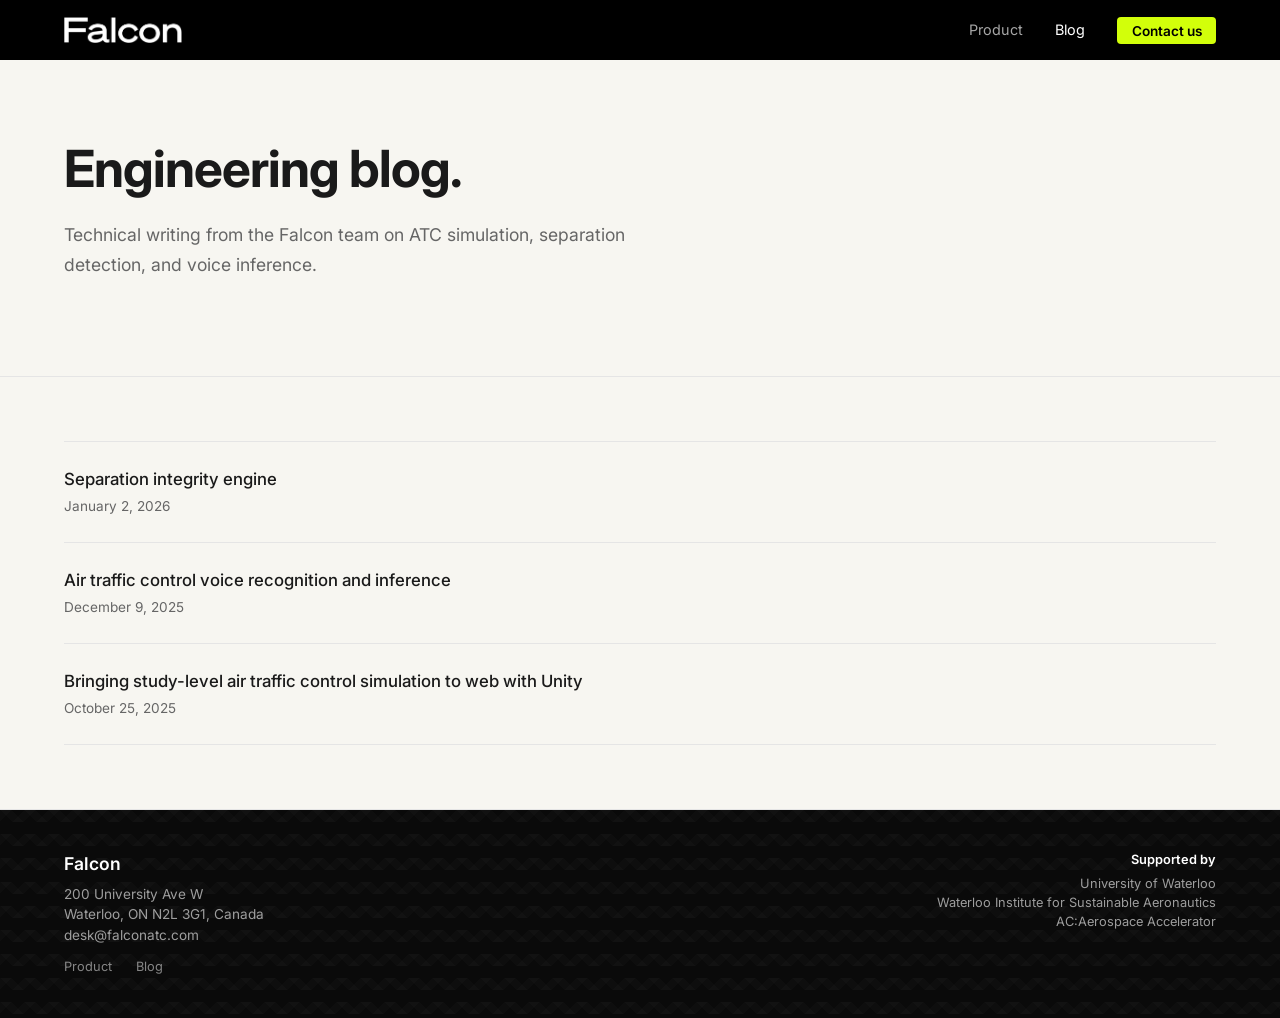
<file: progress.html>
<!DOCTYPE html>
<html lang="en">
<head>
    <meta charset="UTF-8">
    <meta name="viewport" content="width=device-width, initial-scale=1.0">
    <title>Blog — Falcon</title>
    <meta name="description" content="Technical writing from the Falcon engineering team on ATC simulation, separation detection, and voice recognition.">
    <link rel="icon" href="favicon.webp" type="image/webp">
    <link rel="stylesheet" href="styles.css">
</head>
<body>

<header class="header">
    <div class="header-inner">
        <a href="/" class="logo">
            <img src="logo.webp" alt="Falcon" class="logo-img">
        </a>
        <button class="mobile-menu-toggle" aria-label="Toggle menu" id="menuToggle">
            <span></span><span></span><span></span>
        </button>
        <ul class="nav-links" id="navLinks">
            <li><a href="product.html">Product</a></li>
            <li><a href="progress.html" class="active">Blog</a></li>
            <li><a href="mailto:desk@falconatc.com" class="nav-cta">Contact us</a></li>
        </ul>
    </div>
</header>

<main>
    <section class="hero">
        <div class="container">
            <h1 class="hero-headline">Engineering blog.</h1>
            <p class="hero-subhead">Technical writing from the Falcon team on ATC simulation, separation detection, and voice inference.</p>
        </div>
    </section>

    <section class="section">
        <div class="container">
            <div class="post-link">
                <a href="sie.html">Separation integrity engine</a>
                <p class="post-link-date">January 2, 2026</p>
            </div>
            <div class="post-link">
                <a href="atc-voice-rec.html">Air traffic control voice recognition and inference</a>
                <p class="post-link-date">December 9, 2025</p>
            </div>
            <div class="post-link">
                <a href="study-level-atc-unity.html">Bringing study-level air traffic control simulation to web with Unity</a>
                <p class="post-link-date">October 25, 2025</p>
            </div>
        </div>
    </section>
</main>

<footer class="footer">
    <div class="container">
        <div class="footer-inner">
            <div class="footer-left">
                <div class="footer-company">Falcon</div>
                <p class="footer-address">200 University Ave W<br>Waterloo, ON N2L 3G1, Canada<br>desk@falconatc.com</p>
                <nav class="footer-nav">
                    <a href="product.html">Product</a>
                    <a href="progress.html">Blog</a>
                </nav>
            </div>
            <div class="footer-right">
                <div class="footer-supporters-title">Supported by</div>
                <p class="footer-supporters-list">University of Waterloo<br>Waterloo Institute for Sustainable Aeronautics<br>AC:Aerospace Accelerator</p>
            </div>
        </div>
    </div>
</footer>

<script src="script.js"></script>
</body>
</html>
</file>
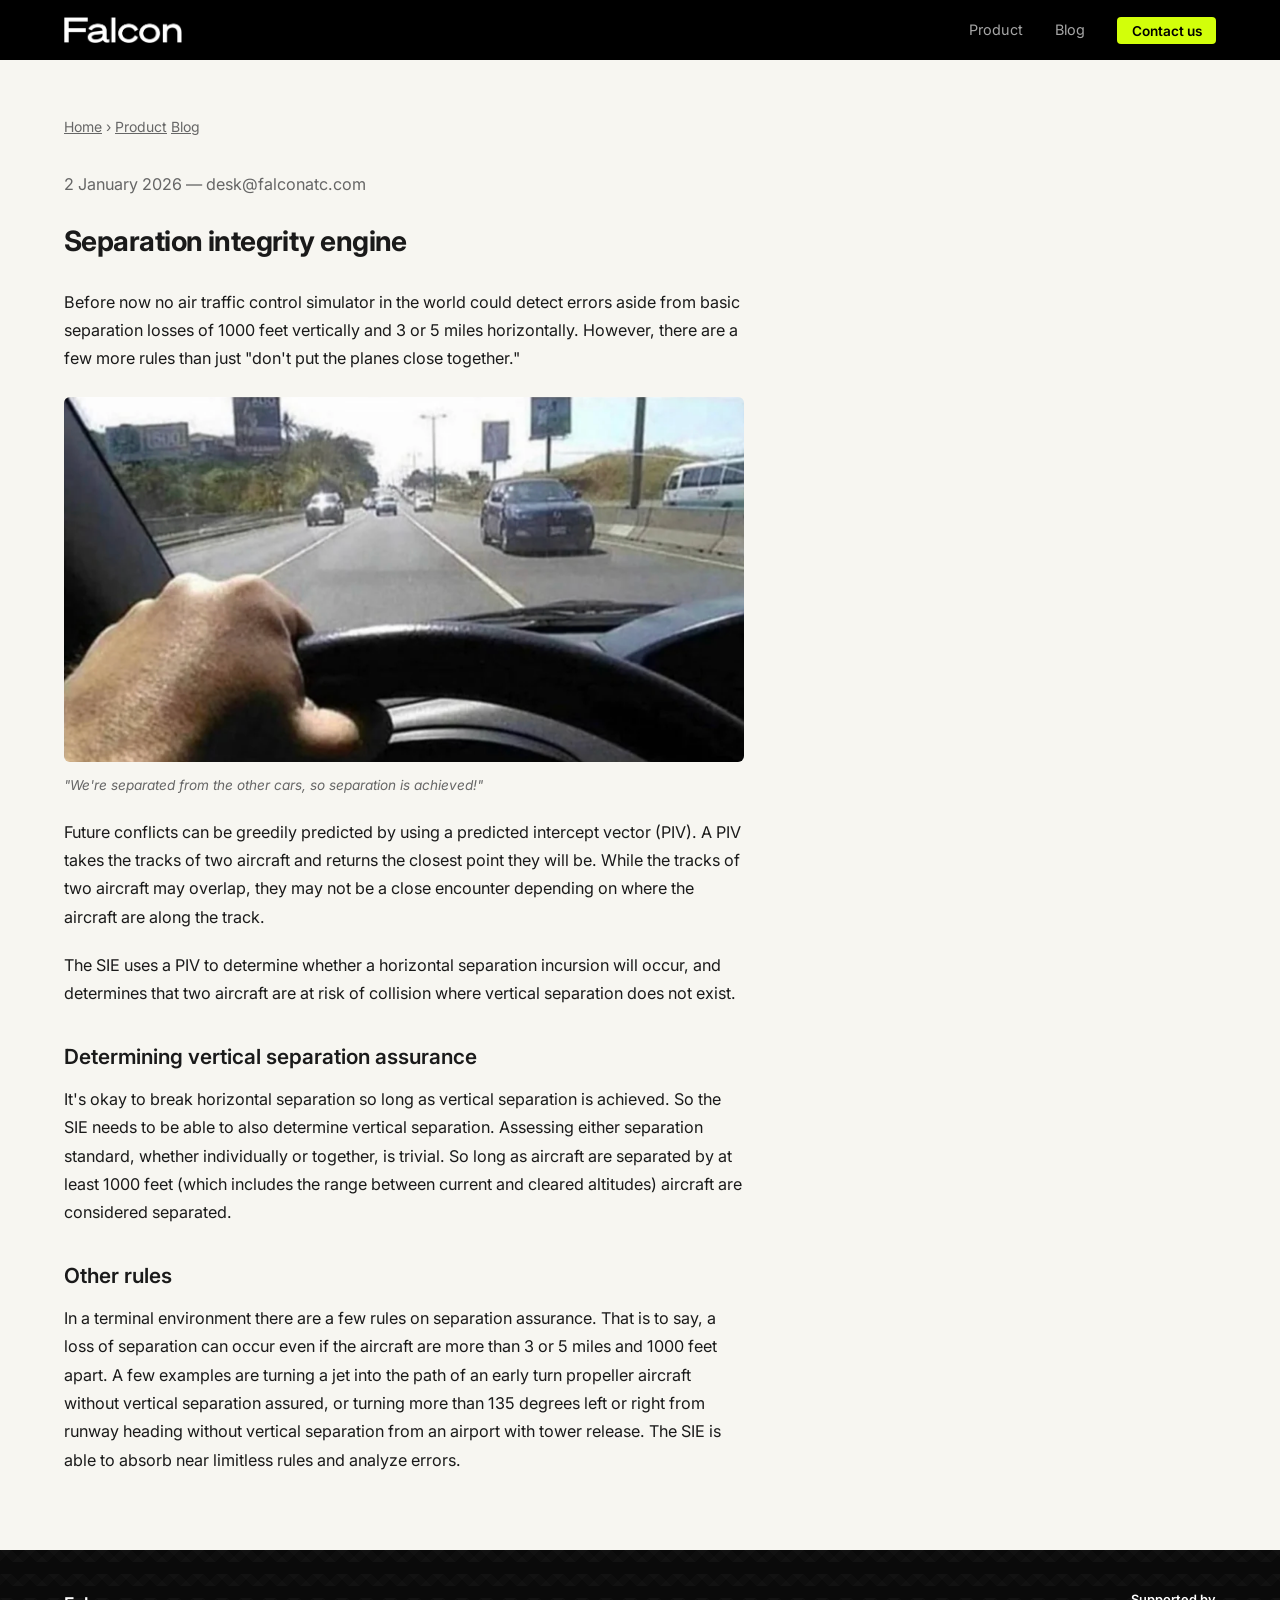
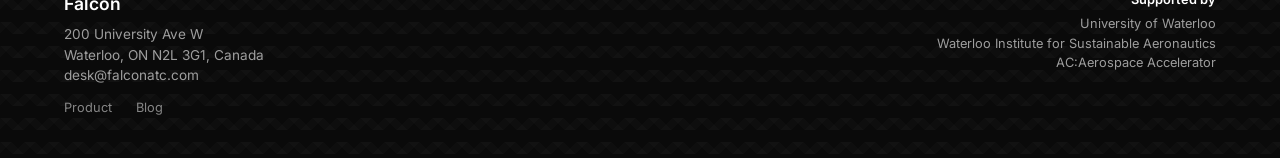
<file: sie.html>
<!DOCTYPE html>
<html lang="en">
<head>
    <meta charset="UTF-8">
    <meta name="viewport" content="width=device-width, initial-scale=1.0">
    <title>Separation integrity engine — Falcon</title>
    <meta name="description" content="How Falcon's Separation Integrity Engine uses predicted intercept vectors to detect over 99% of ATC separation violations in real time.">
    <link rel="icon" href="favicon.webp" type="image/webp">
    <link rel="stylesheet" href="styles.css">
</head>
<body>

<header class="header">
    <div class="header-inner">
        <a href="/" class="logo">
            <img src="logo.webp" alt="Falcon" class="logo-img">
        </a>
        <button class="mobile-menu-toggle" aria-label="Toggle menu" id="menuToggle">
            <span></span><span></span><span></span>
        </button>
        <ul class="nav-links" id="navLinks">
            <li><a href="product.html">Product</a></li>
            <li><a href="progress.html">Blog</a></li>
            <li><a href="mailto:desk@falconatc.com" class="nav-cta">Contact us</a></li>
        </ul>
    </div>
</header>

<main>
    <article style="padding: 3.5rem 0;">
        <div class="container">
            <p class="breadcrumb"><a href="/">Home</a> &rsaquo; <a href="product.html">Product</a>
                    <a href="progress.html">Blog</a></p>
            <div class="post-body">
                <p class="post-meta">2 January 2026 &mdash; desk@falconatc.com</p>
                <h1 style="font-size:1.75rem;font-weight:700;letter-spacing:-0.02em;margin-bottom:1.5rem;">Separation integrity engine</h1>

                <p>Before now no air traffic control simulator in the world could detect errors aside from basic separation losses of 1000 feet vertically and 3 or 5 miles horizontally. However, there are a few more rules than just "don't put the planes close together."</p>

                <img src="sie-image.webp" alt="Separation integrity engine screenshot" class="blog-image">

                <p style="font-size:0.85rem;color:var(--text-muted);margin-top:-0.75rem;"><em>"We're separated from the other cars, so separation is achieved!"</em></p>

                <p>Future conflicts can be greedily predicted by using a predicted intercept vector (PIV). A PIV takes the tracks of two aircraft and returns the closest point they will be. While the tracks of two aircraft may overlap, they may not be a close encounter depending on where the aircraft are along the track.</p>

                <p>The SIE uses a PIV to determine whether a horizontal separation incursion will occur, and determines that two aircraft are at risk of collision where vertical separation does not exist.</p>

                <h2>Determining vertical separation assurance</h2>

                <p>It's okay to break horizontal separation so long as vertical separation is achieved. So the SIE needs to be able to also determine vertical separation. Assessing either separation standard, whether individually or together, is trivial. So long as aircraft are separated by at least 1000 feet (which includes the range between current and cleared altitudes) aircraft are considered separated.</p>

                <h2>Other rules</h2>

                <p>In a terminal environment there are a few rules on separation assurance. That is to say, a loss of separation can occur even if the aircraft are more than 3 or 5 miles and 1000 feet apart. A few examples are turning a jet into the path of an early turn propeller aircraft without vertical separation assured, or turning more than 135 degrees left or right from runway heading without vertical separation from an airport with tower release. The SIE is able to absorb near limitless rules and analyze errors.</p>
            </div>
        </div>
    </article>
</main>

<footer class="footer">
    <div class="container">
        <div class="footer-inner">
            <div class="footer-left">
                <div class="footer-company">Falcon</div>
                <p class="footer-address">200 University Ave W<br>Waterloo, ON N2L 3G1, Canada<br>desk@falconatc.com</p>
                <nav class="footer-nav">
                    <a href="product.html">Product</a>
                    <a href="progress.html">Blog</a>
                </nav>
            </div>
            <div class="footer-right">
                <div class="footer-supporters-title">Supported by</div>
                <p class="footer-supporters-list">University of Waterloo<br>Waterloo Institute for Sustainable Aeronautics<br>AC:Aerospace Accelerator</p>
            </div>
        </div>
    </div>
</footer>

<script src="script.js"></script>
</body>
</html>
</file>
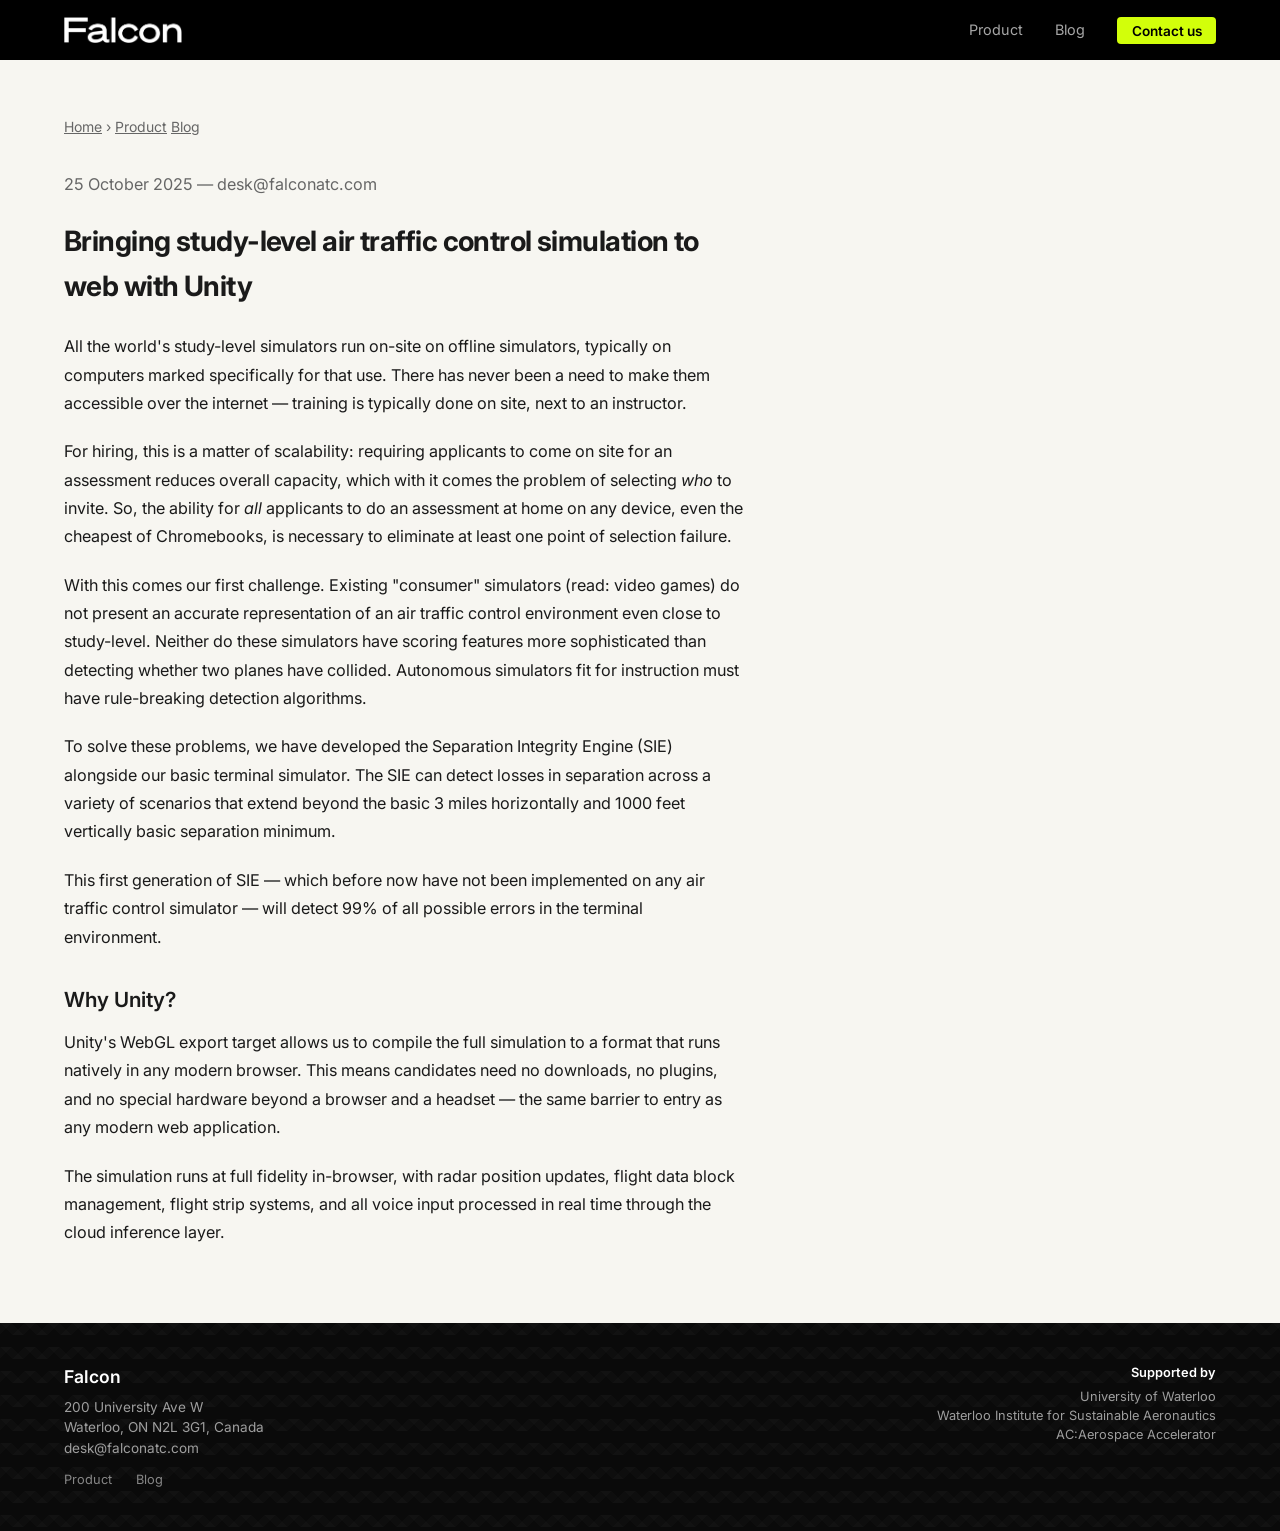
<file: study-level-atc-unity.html>
<!DOCTYPE html>
<html lang="en">
<head>
    <meta charset="UTF-8">
    <meta name="viewport" content="width=device-width, initial-scale=1.0">
    <title>Study-level ATC simulation on the web — Falcon</title>
    <meta name="description" content="How Falcon brings study-level air traffic control simulation to any browser using Unity and WebGL.">
    <link rel="icon" href="favicon.webp" type="image/webp">
    <link rel="stylesheet" href="styles.css">
</head>
<body>

<header class="header">
    <div class="header-inner">
        <a href="/" class="logo">
            <img src="logo.webp" alt="Falcon" class="logo-img">
        </a>
        <button class="mobile-menu-toggle" aria-label="Toggle menu" id="menuToggle">
            <span></span><span></span><span></span>
        </button>
        <ul class="nav-links" id="navLinks">
            <li><a href="product.html">Product</a></li>
            <li><a href="progress.html">Blog</a></li>
            <li><a href="mailto:desk@falconatc.com" class="nav-cta">Contact us</a></li>
        </ul>
    </div>
</header>

<main>
    <article style="padding: 3.5rem 0;">
        <div class="container">
            <p class="breadcrumb"><a href="/">Home</a> &rsaquo; <a href="product.html">Product</a>
                    <a href="progress.html">Blog</a></p>
            <div class="post-body">
                <p class="post-meta">25 October 2025 &mdash; desk@falconatc.com</p>
                <h1 style="font-size:1.75rem;font-weight:700;letter-spacing:-0.02em;margin-bottom:1.5rem;">Bringing study-level air traffic control simulation to web with Unity</h1>

                <p>All the world's study-level simulators run on-site on offline simulators, typically on computers marked specifically for that use. There has never been a need to make them accessible over the internet — training is typically done on site, next to an instructor.</p>

                <p>For hiring, this is a matter of scalability: requiring applicants to come on site for an assessment reduces overall capacity, which with it comes the problem of selecting <em>who</em> to invite. So, the ability for <em>all</em> applicants to do an assessment at home on any device, even the cheapest of Chromebooks, is necessary to eliminate at least one point of selection failure.</p>

                <p>With this comes our first challenge. Existing "consumer" simulators (read: video games) do not present an accurate representation of an air traffic control environment even close to study-level. Neither do these simulators have scoring features more sophisticated than detecting whether two planes have collided. Autonomous simulators fit for instruction must have rule-breaking detection algorithms.</p>

                <p>To solve these problems, we have developed the Separation Integrity Engine (SIE) alongside our basic terminal simulator. The SIE can detect losses in separation across a variety of scenarios that extend beyond the basic 3 miles horizontally and 1000 feet vertically basic separation minimum.</p>

                <p>This first generation of SIE — which before now have not been implemented on any air traffic control simulator — will detect 99% of all possible errors in the terminal environment.</p>

                <h2>Why Unity?</h2>

                <p>Unity's WebGL export target allows us to compile the full simulation to a format that runs natively in any modern browser. This means candidates need no downloads, no plugins, and no special hardware beyond a browser and a headset — the same barrier to entry as any modern web application.</p>

                <p>The simulation runs at full fidelity in-browser, with radar position updates, flight data block management, flight strip systems, and all voice input processed in real time through the cloud inference layer.</p>
            </div>
        </div>
    </article>
</main>

<footer class="footer">
    <div class="container">
        <div class="footer-inner">
            <div class="footer-left">
                <div class="footer-company">Falcon</div>
                <p class="footer-address">200 University Ave W<br>Waterloo, ON N2L 3G1, Canada<br>desk@falconatc.com</p>
                <nav class="footer-nav">
                    <a href="product.html">Product</a>
                    <a href="progress.html">Blog</a>
                </nav>
            </div>
            <div class="footer-right">
                <div class="footer-supporters-title">Supported by</div>
                <p class="footer-supporters-list">University of Waterloo<br>Waterloo Institute for Sustainable Aeronautics<br>AC:Aerospace Accelerator</p>
            </div>
        </div>
    </div>
</footer>

<script src="script.js"></script>
</body>
</html>
</file>
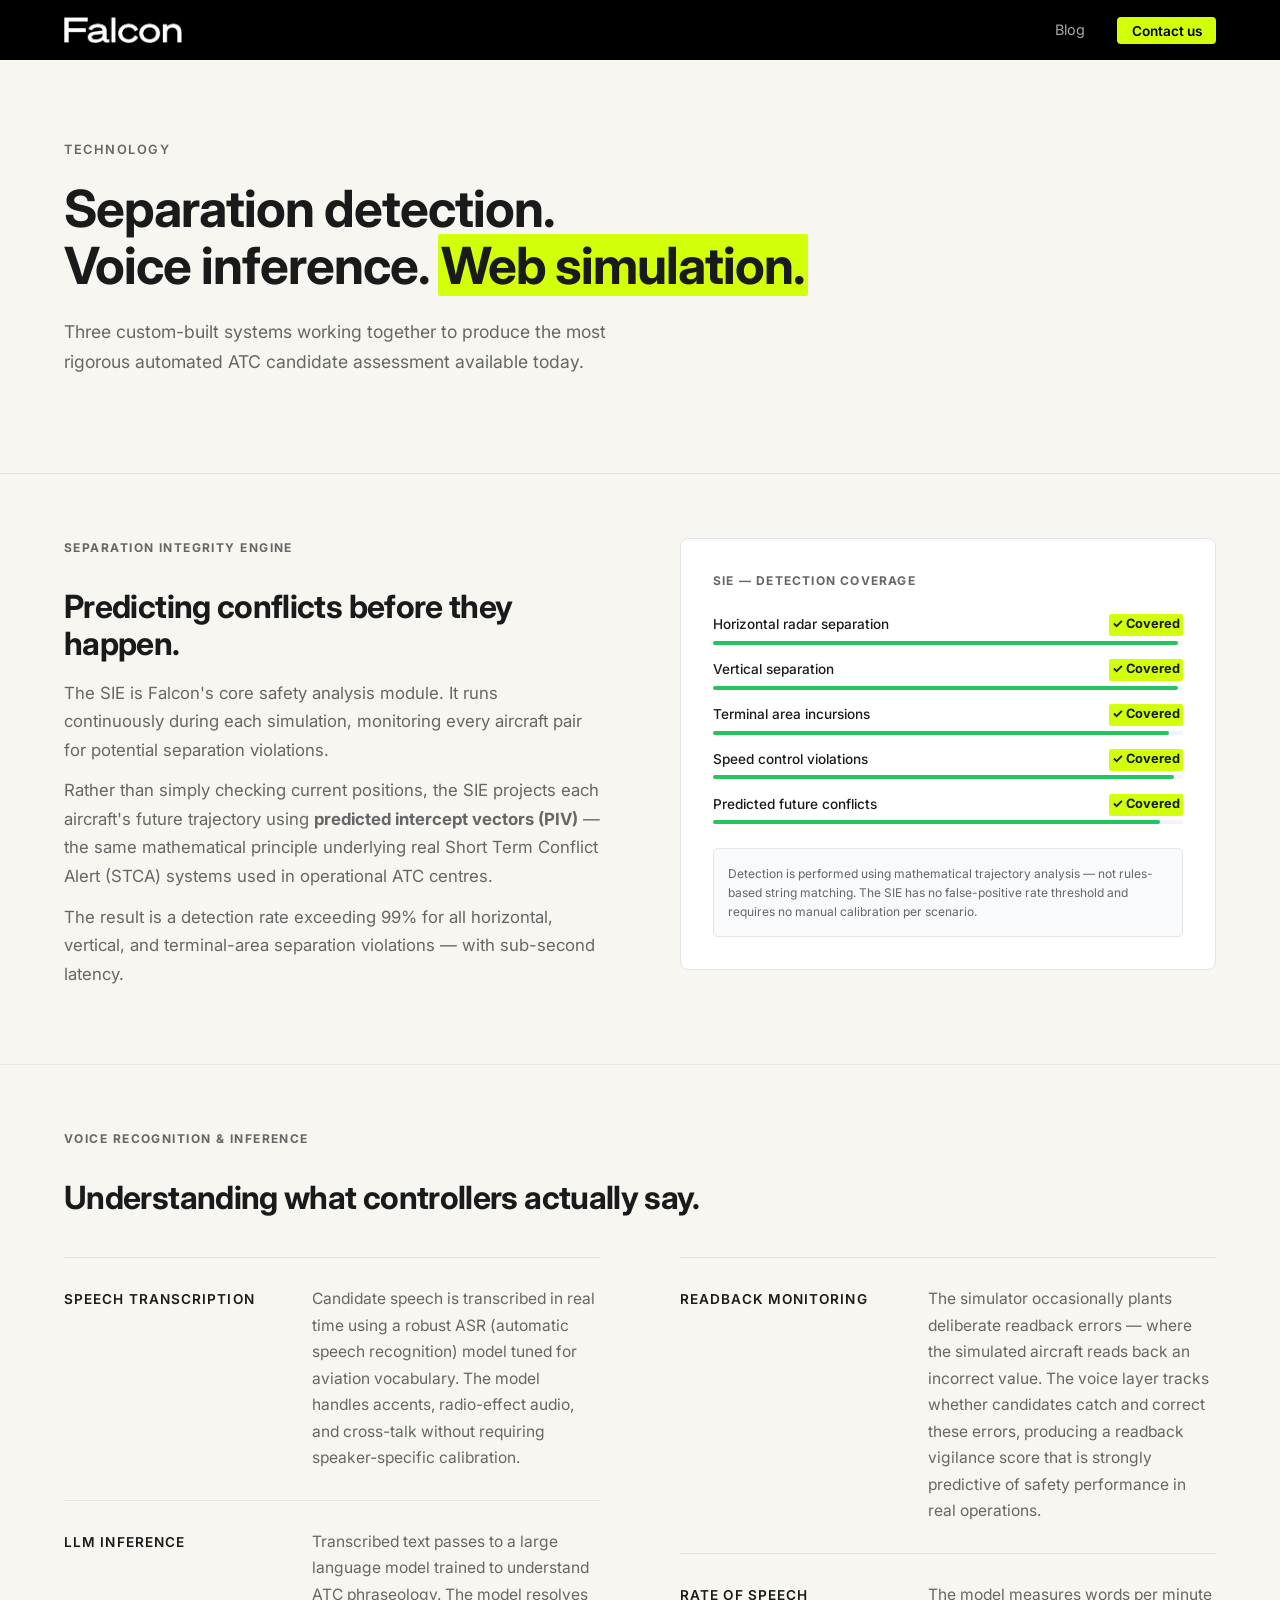
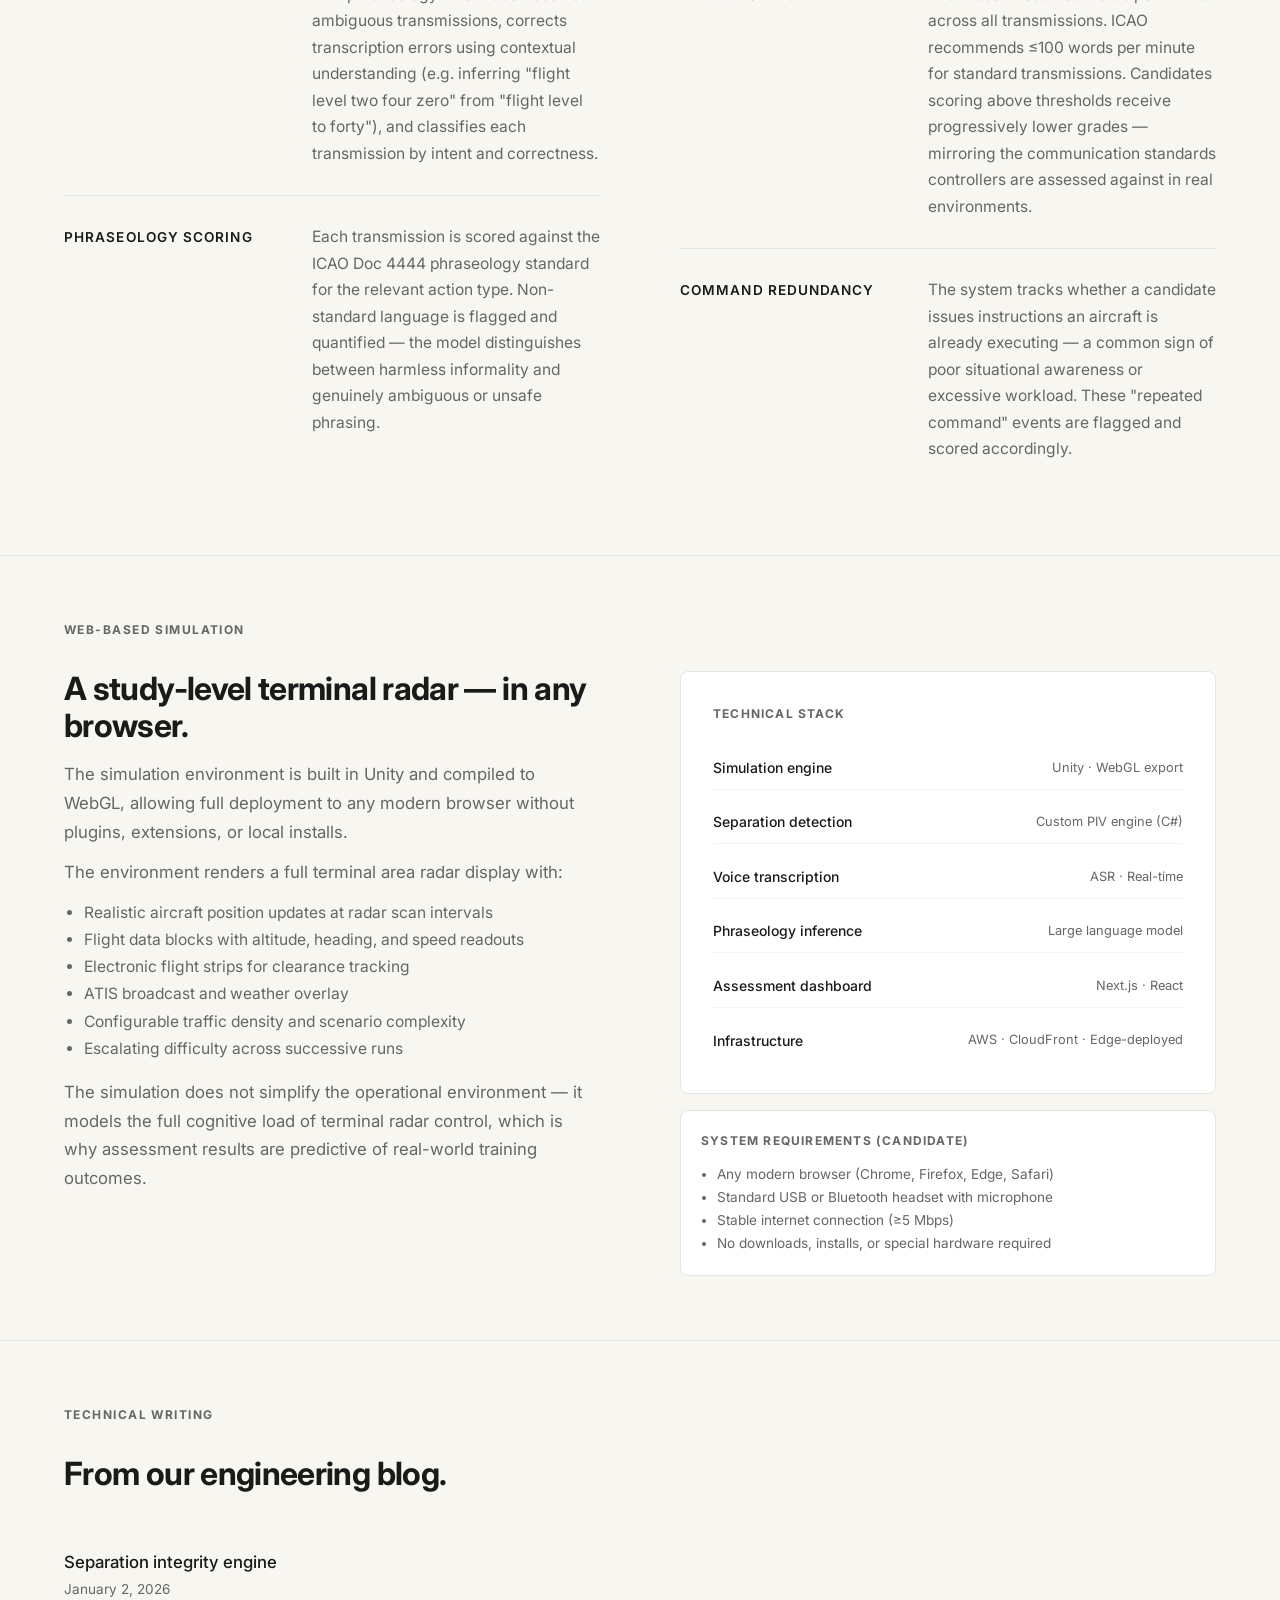
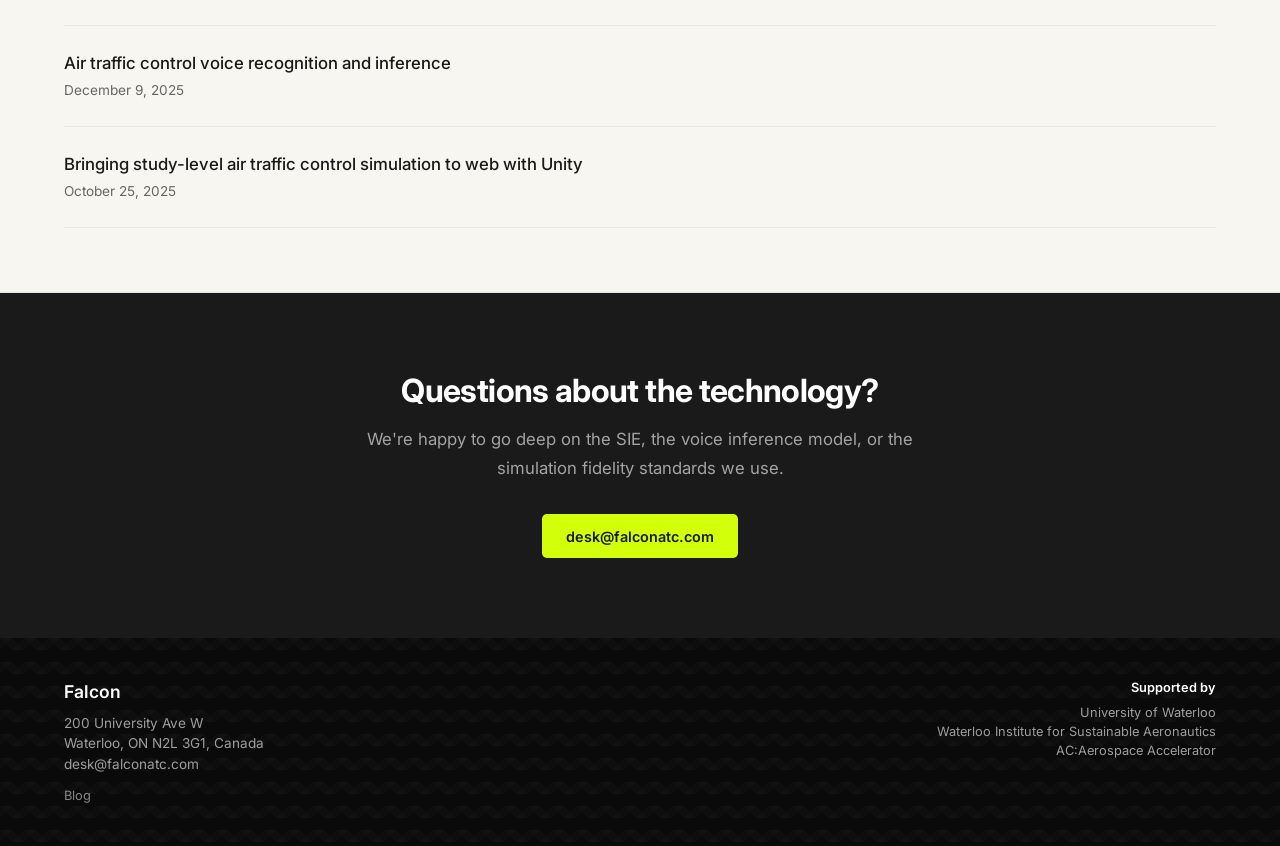
<file: technology.html>
<!DOCTYPE html>
<html lang="en">
<head>
    <meta charset="UTF-8">
    <meta name="viewport" content="width=device-width, initial-scale=1.0">
    <title>Technology — Falcon</title>
    <meta name="description" content="How Falcon's Separation Integrity Engine, LLM-powered voice inference, and web-based simulation work together to deliver accurate ATC candidate assessment.">
    <link rel="icon" href="favicon.webp" type="image/webp">
    <link rel="stylesheet" href="styles.css">
</head>
<body>

<header class="header">
    <div class="header-inner">
        <a href="/" class="logo">
            <img src="logo.webp" alt="Falcon" class="logo-img">
        </a>
        <button class="mobile-menu-toggle" aria-label="Toggle menu" id="menuToggle">
            <span></span><span></span><span></span>
        </button>
        <ul class="nav-links" id="navLinks">
            <li><a href="progress.html">Blog</a></li>
            <li><a href="mailto:desk@falconatc.com" class="nav-cta">Contact us</a></li>
        </ul>
    </div>
</header>

<main>
    <!-- Hero -->
    <section class="hero">
        <div class="container">
            <p class="hero-eyebrow">Technology</p>
            <h1 class="hero-headline">Separation detection.<br>Voice inference. <span class="hl-y">Web simulation.</span></h1>
            <p class="hero-subhead">Three custom-built systems working together to produce the most rigorous automated ATC candidate assessment available today.</p>
        </div>
    </section>

    <!-- SIE -->
    <section class="section">
        <div class="container">
            <div class="two-col">
                <div>
                    <p class="section-label">Separation Integrity Engine</p>
                    <h2 class="section-title">Predicting conflicts before they happen.</h2>
                    <p class="section-desc">The SIE is Falcon's core safety analysis module. It runs continuously during each simulation, monitoring every aircraft pair for potential separation violations.</p>
                    <p class="section-desc">Rather than simply checking current positions, the SIE projects each aircraft's future trajectory using <strong>predicted intercept vectors (PIV)</strong> — the same mathematical principle underlying real Short Term Conflict Alert (STCA) systems used in operational ATC centres.</p>
                    <p class="section-desc">The result is a detection rate exceeding 99% for all horizontal, vertical, and terminal-area separation violations — with sub-second latency.</p>
                </div>
                <div style="background:#fff;border:1px solid var(--border);border-radius:8px;padding:2rem;">
                    <p style="font-size:0.75rem;font-weight:700;letter-spacing:0.1em;text-transform:uppercase;color:var(--text-muted);margin-bottom:1.5rem;">SIE — Detection Coverage</p>
                    <div style="display:flex;flex-direction:column;gap:0.9rem;">
                        <div>
                            <div style="display:flex;justify-content:space-between;font-size:0.85rem;margin-bottom:0.3rem;"><span style="font-weight:500;">Horizontal radar separation</span><span class="hl-y" style="font-weight:700;font-size:0.8rem;">✓ Covered</span></div>
                            <div style="height:4px;background:#f3f4f6;border-radius:2px;"><div style="height:4px;background:#22c55e;border-radius:2px;width:99%;"></div></div>
                        </div>
                        <div>
                            <div style="display:flex;justify-content:space-between;font-size:0.85rem;margin-bottom:0.3rem;"><span style="font-weight:500;">Vertical separation</span><span class="hl-y" style="font-weight:700;font-size:0.8rem;">✓ Covered</span></div>
                            <div style="height:4px;background:#f3f4f6;border-radius:2px;"><div style="height:4px;background:#22c55e;border-radius:2px;width:99%;"></div></div>
                        </div>
                        <div>
                            <div style="display:flex;justify-content:space-between;font-size:0.85rem;margin-bottom:0.3rem;"><span style="font-weight:500;">Terminal area incursions</span><span class="hl-y" style="font-weight:700;font-size:0.8rem;">✓ Covered</span></div>
                            <div style="height:4px;background:#f3f4f6;border-radius:2px;"><div style="height:4px;background:#22c55e;border-radius:2px;width:97%;"></div></div>
                        </div>
                        <div>
                            <div style="display:flex;justify-content:space-between;font-size:0.85rem;margin-bottom:0.3rem;"><span style="font-weight:500;">Speed control violations</span><span class="hl-y" style="font-weight:700;font-size:0.8rem;">✓ Covered</span></div>
                            <div style="height:4px;background:#f3f4f6;border-radius:2px;"><div style="height:4px;background:#22c55e;border-radius:2px;width:98%;"></div></div>
                        </div>
                        <div>
                            <div style="display:flex;justify-content:space-between;font-size:0.85rem;margin-bottom:0.3rem;"><span style="font-weight:500;">Predicted future conflicts</span><span class="hl-y" style="font-weight:700;font-size:0.8rem;">✓ Covered</span></div>
                            <div style="height:4px;background:#f3f4f6;border-radius:2px;"><div style="height:4px;background:#22c55e;border-radius:2px;width:95%;"></div></div>
                        </div>
                    </div>
                    <div style="margin-top:1.5rem;padding:0.9rem;background:#f9fafb;border-radius:5px;border:1px solid var(--border);">
                        <div style="font-size:0.75rem;color:var(--text-muted);line-height:1.6;margin-bottom:0;">Detection is performed using mathematical trajectory analysis — not rules-based string matching. The SIE has no false-positive rate threshold and requires no manual calibration per scenario.</div>
                    </div>
                </div>
            </div>
        </div>
    </section>

    <!-- Voice -->
    <section class="section">
        <div class="container">
            <p class="section-label">Voice Recognition &amp; Inference</p>
            <h2 class="section-title" style="margin-bottom:2.5rem;">Understanding what controllers actually say.</h2>
            <div class="two-col">
                <div>
                    <div class="tech-item" style="border-top:1px solid var(--border);">
                        <div class="tech-name">Speech Transcription</div>
                        <div class="tech-detail">Candidate speech is transcribed in real time using a robust ASR (automatic speech recognition) model tuned for aviation vocabulary. The model handles accents, radio-effect audio, and cross-talk without requiring speaker-specific calibration.</div>
                    </div>
                    <div class="tech-item">
                        <div class="tech-name">LLM Inference</div>
                        <div class="tech-detail">Transcribed text passes to a large language model trained to understand ATC phraseology. The model resolves ambiguous transmissions, corrects transcription errors using contextual understanding (e.g. inferring "flight level two four zero" from "flight level to forty"), and classifies each transmission by intent and correctness.</div>
                    </div>
                    <div class="tech-item">
                        <div class="tech-name">Phraseology Scoring</div>
                        <div class="tech-detail">Each transmission is scored against the ICAO Doc 4444 phraseology standard for the relevant action type. Non-standard language is flagged and quantified — the model distinguishes between harmless informality and genuinely ambiguous or unsafe phrasing.</div>
                    </div>
                </div>
                <div>
                    <div class="tech-item" style="border-top:1px solid var(--border);">
                        <div class="tech-name">Readback Monitoring</div>
                        <div class="tech-detail">The simulator occasionally plants deliberate readback errors — where the simulated aircraft reads back an incorrect value. The voice layer tracks whether candidates catch and correct these errors, producing a readback vigilance score that is strongly predictive of safety performance in real operations.</div>
                    </div>
                    <div class="tech-item">
                        <div class="tech-name">Rate of Speech</div>
                        <div class="tech-detail">The model measures words per minute across all transmissions. ICAO recommends ≤100 words per minute for standard transmissions. Candidates scoring above thresholds receive progressively lower grades — mirroring the communication standards controllers are assessed against in real environments.</div>
                    </div>
                    <div class="tech-item">
                        <div class="tech-name">Command Redundancy</div>
                        <div class="tech-detail">The system tracks whether a candidate issues instructions an aircraft is already executing — a common sign of poor situational awareness or excessive workload. These "repeated command" events are flagged and scored accordingly.</div>
                    </div>
                </div>
            </div>
        </div>
    </section>

    <!-- Simulation -->
    <section class="section">
        <div class="container">
            <p class="section-label">Web-Based Simulation</p>
            <div class="two-col">
                <div>
                    <h2 class="section-title">A study-level terminal radar — in any browser.</h2>
                    <p class="section-desc">The simulation environment is built in Unity and compiled to WebGL, allowing full deployment to any modern browser without plugins, extensions, or local installs.</p>
                    <p class="section-desc">The environment renders a full terminal area radar display with:</p>
                    <ul style="font-size:0.975rem;color:var(--text-muted);line-height:1.75;margin:0 0 1rem 1.25rem;">
                        <li>Realistic aircraft position updates at radar scan intervals</li>
                        <li>Flight data blocks with altitude, heading, and speed readouts</li>
                        <li>Electronic flight strips for clearance tracking</li>
                        <li>ATIS broadcast and weather overlay</li>
                        <li>Configurable traffic density and scenario complexity</li>
                        <li>Escalating difficulty across successive runs</li>
                    </ul>
                    <p class="section-desc">The simulation does not simplify the operational environment — it models the full cognitive load of terminal radar control, which is why assessment results are predictive of real-world training outcomes.</p>
                </div>
                <div>
                    <div style="background:#fff;border:1px solid var(--border);border-radius:8px;padding:2rem;">
                        <p style="font-size:0.75rem;font-weight:700;letter-spacing:0.1em;text-transform:uppercase;color:var(--text-muted);margin-bottom:1.5rem;">Technical Stack</p>
                        <div style="display:flex;flex-direction:column;gap:0.75rem;">
                            <div style="display:flex;align-items:center;justify-content:space-between;padding:0.6rem 0;border-bottom:1px solid #f3f4f6;">
                                <span style="font-size:0.875rem;font-weight:500;">Simulation engine</span>
                                <span style="font-size:0.8rem;color:var(--text-muted);">Unity · WebGL export</span>
                            </div>
                            <div style="display:flex;align-items:center;justify-content:space-between;padding:0.6rem 0;border-bottom:1px solid #f3f4f6;">
                                <span style="font-size:0.875rem;font-weight:500;">Separation detection</span>
                                <span style="font-size:0.8rem;color:var(--text-muted);">Custom PIV engine (C#)</span>
                            </div>
                            <div style="display:flex;align-items:center;justify-content:space-between;padding:0.6rem 0;border-bottom:1px solid #f3f4f6;">
                                <span style="font-size:0.875rem;font-weight:500;">Voice transcription</span>
                                <span style="font-size:0.8rem;color:var(--text-muted);">ASR · Real-time</span>
                            </div>
                            <div style="display:flex;align-items:center;justify-content:space-between;padding:0.6rem 0;border-bottom:1px solid #f3f4f6;">
                                <span style="font-size:0.875rem;font-weight:500;">Phraseology inference</span>
                                <span style="font-size:0.8rem;color:var(--text-muted);">Large language model</span>
                            </div>
                            <div style="display:flex;align-items:center;justify-content:space-between;padding:0.6rem 0;border-bottom:1px solid #f3f4f6;">
                                <span style="font-size:0.875rem;font-weight:500;">Assessment dashboard</span>
                                <span style="font-size:0.8rem;color:var(--text-muted);">Next.js · React</span>
                            </div>
                            <div style="display:flex;align-items:center;justify-content:space-between;padding:0.6rem 0;">
                                <span style="font-size:0.875rem;font-weight:500;">Infrastructure</span>
                                <span style="font-size:0.8rem;color:var(--text-muted);">AWS · CloudFront · Edge-deployed</span>
                            </div>
                        </div>
                    </div>
                    <div style="margin-top:1rem;padding:1.25rem;background:#fff;border:1px solid var(--border);border-radius:8px;">
                        <p style="font-size:0.75rem;font-weight:700;letter-spacing:0.1em;text-transform:uppercase;color:var(--text-muted);margin-bottom:0.75rem;">System Requirements (Candidate)</p>
                        <ul style="font-size:0.85rem;color:var(--text-muted);line-height:1.7;margin-left:1rem;margin-bottom:0;">
                            <li>Any modern browser (Chrome, Firefox, Edge, Safari)</li>
                            <li>Standard USB or Bluetooth headset with microphone</li>
                            <li>Stable internet connection (≥5 Mbps)</li>
                            <li>No downloads, installs, or special hardware required</li>
                        </ul>
                    </div>
                </div>
            </div>
        </div>
    </section>

    <!-- Blog posts on tech -->
    <section class="section">
        <div class="container">
            <p class="section-label">Technical Writing</p>
            <h2 class="section-title" style="margin-bottom:2rem;">From our engineering blog.</h2>
            <div class="post-link">
                <a href="sie.html">Separation integrity engine</a>
                <p class="post-link-date">January 2, 2026</p>
            </div>
            <div class="post-link">
                <a href="atc-voice-rec.html">Air traffic control voice recognition and inference</a>
                <p class="post-link-date">December 9, 2025</p>
            </div>
            <div class="post-link">
                <a href="study-level-atc-unity.html">Bringing study-level air traffic control simulation to web with Unity</a>
                <p class="post-link-date">October 25, 2025</p>
            </div>
        </div>
    </section>

    <!-- CTA -->
    <div class="cta-banner">
        <div class="container">
            <h2 class="section-title">Questions about the technology?</h2>
            <p class="section-desc">We're happy to go deep on the SIE, the voice inference model, or the simulation fidelity standards we use.</p>
            <a href="mailto:desk@falconatc.com" class="btn btn-primary">desk@falconatc.com</a>
        </div>
    </div>
</main>

<footer class="footer">
    <div class="container">
        <div class="footer-inner">
            <div class="footer-left">
                <div class="footer-company">Falcon</div>
                <p class="footer-address">200 University Ave W<br>Waterloo, ON N2L 3G1, Canada<br>desk@falconatc.com</p>
                <nav class="footer-nav">
                    <a href="progress.html">Blog</a>
                </nav>
            </div>
            <div class="footer-right">
                <div class="footer-supporters-title">Supported by</div>
                <p class="footer-supporters-list">University of Waterloo<br>Waterloo Institute for Sustainable Aeronautics<br>AC:Aerospace Accelerator</p>
            </div>
        </div>
    </div>
</footer>

<script src="script.js"></script>
</body>
</html>
</file>
<file: styles.css>
/* =============================================
   FALCON — slop.falconatc.com
   Design system & component styles
   ============================================= */

@import url('https://fonts.googleapis.com/css2?family=Inter:wght@400;500;600;700&display=swap');

/* --- Variables --- */
:root {
    --max-width: 1400px;
    --gutter: 5vw;
    --font: 'Inter', -apple-system, BlinkMacSystemFont, 'Segoe UI', sans-serif;
    --text: #1a1a1a;
    --text-muted: #666;
    --border: #e5e5e5;
    --bg: #f7f6f1;
    --yellow: hsl(71, 100%, 52%);
    --purple: hsl(262, 85%, 78%);
    --header-h: 60px;
}

/* --- Reset --- */
*, *::before, *::after { box-sizing: border-box; margin: 0; padding: 0; }
html { font-size: 16px; -webkit-font-smoothing: antialiased; height: 100%; }
body { font-family: var(--font); color: var(--text); background: var(--bg); line-height: 1.6; min-height: 100%; display: flex; flex-direction: column; }
main { flex: 1; padding-top: var(--header-h); }
a { color: inherit; text-decoration: underline; }
a:hover { text-decoration: underline; }
p { margin-bottom: 0.75rem; }
img { display: block; max-width: 100%; height: auto; }

/* --- Layout --- */
.container { max-width: var(--max-width); margin: 0 auto; padding-left: var(--gutter); padding-right: var(--gutter); }

/* --- Header --- */
.header { position: fixed; top: 0; left: 0; right: 0; z-index: 100; background: #000; height: var(--header-h); }
.header-inner { height: 100%; max-width: var(--max-width); margin: 0 auto; padding: 0 var(--gutter); display: flex; justify-content: space-between; align-items: center; }
.logo { display: flex; align-items: center; text-decoration: none; }
.logo:hover { text-decoration: none; }
.logo-img { height: 26px; width: auto; }
.nav-links { display: flex; gap: 2rem; list-style: none; }
.nav-links a { font-size: 0.9rem; color: rgba(255,255,255,0.65); text-decoration: none; transition: color 0.15s; }
.nav-links a:hover, .nav-links a.active { color: #fff; text-decoration: none; }
.nav-cta { background: var(--yellow); color: #000 !important; padding: 0.35rem 0.9rem; border-radius: 4px; font-weight: 600; font-size: 0.85rem !important; transition: opacity 0.15s !important; }
.nav-cta:hover { opacity: 0.85; }

/* --- Mobile menu --- */
.mobile-menu-toggle { display: none; flex-direction: column; gap: 5px; background: none; border: none; cursor: pointer; padding: 5px; }
.mobile-menu-toggle span { display: block; width: 24px; height: 1px; background: #fff; transition: transform 0.3s; }

/* --- Highlights --- */
.hl-y { background: var(--yellow); padding: 0 3px; border-radius: 2px; display: inline; box-decoration-break: clone; -webkit-box-decoration-break: clone; }
.hl-p { background: var(--purple); padding: 0 3px; border-radius: 2px; display: inline; box-decoration-break: clone; -webkit-box-decoration-break: clone; }

/* --- Hero --- */
.hero { padding: 5rem 0 4rem; border-bottom: 1px solid var(--border); }
.hero-eyebrow { font-size: 0.8rem; font-weight: 600; letter-spacing: 0.12em; text-transform: uppercase; color: var(--text-muted); margin-bottom: 1.25rem; }
.hero-headline { font-size: clamp(2rem, 4vw, 3.5rem); font-weight: 700; line-height: 1.1; letter-spacing: -0.02em; margin-bottom: 1.5rem; }
.hero-headline--stacked { display: flex; flex-direction: column; gap: 0.08em; }
.hh-line { display: block; }
.hh-rotating-line { display: block; line-height: 1.25; }
.hh-sub { color: var(--text-muted); }
.hero-subhead { font-size: 1.1rem; color: var(--text-muted); max-width: 580px; line-height: 1.7; margin-bottom: 2rem; }
.hero-actions { display: flex; gap: 1rem; align-items: center; flex-wrap: wrap; }
.btn { display: inline-block; padding: 0.65rem 1.5rem; border-radius: 5px; font-size: 0.9rem; font-weight: 600; text-decoration: none; transition: opacity 0.15s; cursor: pointer; }
.btn:hover { opacity: 0.85; text-decoration: none; }
.btn-primary { background: #1a1a1a; color: #fff; }
.btn-outline { border: 1.5px solid var(--text); color: var(--text); background: transparent; }
.hero-note { font-size: 0.85rem; color: var(--text-muted); }

/* --- Section layout --- */
.section { padding: 4rem 0; border-bottom: 1px solid var(--border); }
.section-sm { padding: 2.5rem 0; border-bottom: 1px solid var(--border); }
.section-label { font-size: 0.75rem; font-weight: 700; letter-spacing: 0.12em; text-transform: uppercase; color: var(--text-muted); margin-bottom: 2rem; }
.section-title { font-size: clamp(1.5rem, 2.5vw, 2.25rem); font-weight: 700; letter-spacing: -0.02em; line-height: 1.15; margin-bottom: 1rem; }
.section-desc { font-size: 1.05rem; color: var(--text-muted); max-width: 600px; line-height: 1.7; }
.two-col { display: grid; grid-template-columns: 1fr 1fr; gap: 5rem; align-items: start; }
.three-col { display: grid; grid-template-columns: repeat(3, 1fr); gap: 2.5rem; }

/* --- Feature cards --- */
.feature-card { padding: 2rem; border: 1px solid var(--border); border-radius: 8px; background: #fff; }
.feature-num { font-size: 0.75rem; font-weight: 700; letter-spacing: 0.1em; color: var(--text-muted); margin-bottom: 1rem; }
.feature-title { font-size: 1.1rem; font-weight: 600; margin-bottom: 0.5rem; }
.feature-desc { font-size: 0.925rem; color: var(--text-muted); line-height: 1.65; margin-bottom: 0; }
.feature-card .tag { display: inline-block; margin-top: 1rem; font-size: 0.7rem; font-weight: 700; letter-spacing: 0.08em; text-transform: uppercase; padding: 0.2rem 0.5rem; border-radius: 3px; }
.tag-yellow { background: var(--yellow); color: #2a2a00; }
.tag-purple { background: var(--purple); color: #3a003a; }

/* --- Dashboard scroll wrapper (mobile) --- */
.dashboard-scroll-outer {
    overflow-x: auto;
    -webkit-overflow-scrolling: touch;
    /* fade on right edge hints at scrollable content */
    -webkit-mask-image: linear-gradient(to right, black calc(100% - 3rem), transparent 100%);
    mask-image: linear-gradient(to right, black calc(100% - 3rem), transparent 100%);
}
.dashboard-scroll-outer .dashboard-wrap {
    min-width: 760px;
}
@media (min-width: 780px) {
    .dashboard-scroll-outer {
        -webkit-mask-image: none;
        mask-image: none;
        overflow-x: visible;
    }
}

/* --- Dashboard mockup --- */
.dashboard-wrap { background: #f9fafb; border: 1px solid var(--border); border-radius: 10px; overflow: hidden; box-shadow: 0 8px 40px rgba(0,0,0,0.08); }
.dashboard-topbar { background: #1a1a1a; padding: 0.75rem 1.25rem; display: flex; align-items: center; gap: 0.5rem; }
.topbar-dot { width: 10px; height: 10px; border-radius: 50%; }
.topbar-dot.red { background: #ff5f57; }
.topbar-dot.yellow { background: #febc2e; }
.topbar-dot.green { background: #28c840; }
.topbar-title { color: rgba(255,255,255,0.5); font-size: 0.75rem; margin-left: 0.75rem; font-family: var(--font); }
.dashboard-body { padding: 1.5rem; display: grid; grid-template-columns: 2fr 1fr; gap: 1rem; }

.db-card { background: #fff; border: 1px solid #e5e7eb; border-radius: 6px; overflow: hidden; }
.db-card-header { padding: 0.75rem 1rem; border-bottom: 1px solid #f3f4f6; display: flex; justify-content: space-between; align-items: center; }
.db-card-title { font-size: 0.75rem; font-weight: 600; text-transform: uppercase; letter-spacing: 0.08em; color: #374151; }
.db-card-body { padding: 1rem; }

/* Candidate header in dashboard */
.db-candidate { background: #fff; border: 1px solid #e5e7eb; border-radius: 6px; padding: 1rem 1.25rem; margin-bottom: 1rem; grid-column: 1 / -1; display: flex; align-items: center; justify-content: space-between; }
.db-candidate-id { font-size: 2.5rem; font-weight: 700; color: #1a1a1a; letter-spacing: -0.03em; font-variant-numeric: tabular-nums; }
.db-candidate-label { font-size: 0.7rem; text-transform: uppercase; letter-spacing: 0.1em; color: #9ca3af; font-weight: 600; }
.db-score-big { text-align: right; }
.db-score-num { font-size: 2.25rem; font-weight: 700; color: #f59e0b; font-variant-numeric: tabular-nums; }
.db-score-label { font-size: 0.7rem; text-transform: uppercase; letter-spacing: 0.1em; color: #9ca3af; font-weight: 600; }

/* Run table in dashboard */
.db-run-row { display: grid; grid-template-columns: 3rem 1fr 1fr 1fr 1fr 4rem; gap: 0.5rem; align-items: center; font-size: 0.75rem; padding: 0.35rem 0; border-bottom: 1px solid #f3f4f6; font-variant-numeric: tabular-nums; }
.db-run-row:last-child { border-bottom: none; }
.db-run-row.db-row-header { font-weight: 600; font-size: 0.65rem; text-transform: uppercase; letter-spacing: 0.06em; color: #9ca3af; padding-bottom: 0.5rem; }
.score-badge { display: inline-flex; align-items: center; justify-content: center; width: 2.75rem; height: 1.5rem; border-radius: 4px; font-size: 0.75rem; font-weight: 700; color: #fff; font-variant-numeric: tabular-nums; }
.score-green { background: #22c55e; }
.score-yellow { background: #eab308; }
.score-orange { background: #f97316; }
.score-red { background: #ef4444; }

/* Error pill */
.err-pill { display: inline-flex; align-items: center; gap: 0.25rem; font-size: 0.7rem; font-weight: 600; padding: 0.1rem 0.4rem; border-radius: 3px; }
.err-sep { background: #ede9fe; color: #6d28d9; }
.err-crit { background: #fee2e2; color: #b91c1c; }
.err-sig { background: #ffedd5; color: #c2410c; }
.err-min { background: #fef9c3; color: #854d0e; }

/* Skills mini grid */
.skill-row { display: flex; justify-content: space-between; align-items: center; padding: 0.3rem 0; border-bottom: 1px solid #f3f4f6; font-size: 0.75rem; }
.skill-row:last-child { border-bottom: none; }
.skill-name { color: #374151; }
.skill-grade { font-weight: 700; width: 1.2rem; text-align: center; }
.grade-a { color: #16a34a; }
.grade-b { color: #2563eb; }
.grade-c { color: #d97706; }
.grade-f { color: #dc2626; }

/* --- Stat strip --- */
.stat-strip { display: grid; grid-template-columns: repeat(4, 1fr); gap: 0; border-top: 1px solid var(--border); border-left: 1px solid var(--border); }
.stat-item { padding: 2rem 1.5rem; border-right: 1px solid var(--border); border-bottom: 1px solid var(--border); }
.stat-num { font-size: clamp(1.75rem, 3vw, 2.75rem); font-weight: 700; letter-spacing: -0.03em; line-height: 1; margin-bottom: 0.4rem; }
.stat-label { font-size: 0.8rem; color: var(--text-muted); }

/* --- Tech stack section --- */
.tech-item { padding: 1.75rem 0; border-bottom: 1px solid var(--border); display: grid; grid-template-columns: 200px 1fr; gap: 3rem; }
.tech-item:last-child { border-bottom: none; }
.tech-name { font-size: 0.85rem; font-weight: 600; text-transform: uppercase; letter-spacing: 0.08em; padding-top: 0.2rem; }
.tech-detail { font-size: 0.975rem; color: var(--text-muted); line-height: 1.7; }
.tech-detail strong { color: var(--text); font-weight: 600; }

/* --- Team grid --- */
.team-grid { display: grid; grid-template-columns: repeat(3, 1fr); gap: 2rem; }
.team-card { padding: 1.75rem; border: 1px solid var(--border); border-radius: 8px; background: #fff; }
.team-name { font-size: 1.05rem; font-weight: 600; margin-bottom: 0.25rem; }
.team-role { font-size: 0.85rem; color: var(--text-muted); margin-bottom: 0.75rem; }
.team-bio { font-size: 0.875rem; color: var(--text-muted); line-height: 1.6; margin-bottom: 0; }

/* --- Supporters --- */
.supporter-list { display: flex; flex-wrap: wrap; gap: 0.6rem; }
.supporter-badge { padding: 0.4rem 0.9rem; border: 1px solid var(--border); border-radius: 4px; font-size: 0.825rem; background: #fff; color: var(--text-muted); }

/* --- CTA banner --- */
.cta-banner { background: #1a1a1a; color: #fff; padding: 5rem 0; text-align: center; }
.cta-banner .section-title { color: #fff; margin-bottom: 1rem; }
.cta-banner .section-desc { color: rgba(255,255,255,0.6); margin: 0 auto 2rem; }
.cta-banner .btn-primary { background: var(--yellow); color: #1a1a1a; }

/* --- Breadcrumb --- */
.breadcrumb { font-size: 0.875rem; color: var(--text-muted); margin-bottom: 2rem; }
.breadcrumb a { color: var(--text-muted); }

/* --- Blog post --- */
.post-body { max-width: 680px; }
.post-body p { font-size: 1.0125rem; line-height: 1.75; margin-bottom: 1.25rem; }
.post-body h2 { font-size: 1.3rem; font-weight: 600; margin: 2rem 0 0.75rem; }
.post-body ul, .post-body ol { margin: 0 0 1.25rem 1.5rem; font-size: 1.0125rem; line-height: 1.75; }
.post-body li { margin-bottom: 0.35rem; }
.post-meta { font-size: 0.875rem; color: var(--text-muted); margin-bottom: 2rem; }
.blog-image { max-width: 100%; height: auto; margin: 1.5rem 0; border-radius: 6px; }

/* --- Blog list --- */
.post-link { padding: 1.5rem 0; border-bottom: 1px solid var(--border); }
.post-link:first-child { border-top: 1px solid var(--border); }
.post-link a { font-size: 1.05rem; font-weight: 500; text-decoration: none; }
.post-link a:hover { text-decoration: underline; }
.post-link-date { font-size: 0.85rem; color: var(--text-muted); margin-top: 0.2rem; margin-bottom: 0; }

/* --- Footer --- */
.footer { padding: 2.5rem 0; background: #0a0a0a; background-image: linear-gradient(135deg, rgba(255,255,255,.015) 25%, transparent 25%), linear-gradient(225deg, rgba(255,255,255,.015) 25%, transparent 25%), linear-gradient(45deg, rgba(255,255,255,.015) 25%, transparent 25%), linear-gradient(315deg, rgba(255,255,255,.015) 25%, transparent 25%); background-size: 24px 24px; background-position: 0 0, 12px 0, 12px -12px, 0 12px; color: #fff; }
.footer-inner { display: flex; justify-content: space-between; align-items: flex-start; }
.footer-left { flex: 1; }
.footer-company { font-size: 1.1rem; font-weight: 600; margin-bottom: 0.4rem; }
.footer-address { font-size: 0.85rem; color: rgba(255,255,255,.6); line-height: 1.5; margin-bottom: 0; }
.footer-right { text-align: right; }
.footer-supporters-title { font-size: 0.8rem; font-weight: 600; color: #fff; margin-bottom: 0.25rem; }
.footer-supporters-list { font-size: 0.8rem; color: rgba(255,255,255,.6); line-height: 1.5; margin-bottom: 0; }
.footer-nav { display: flex; gap: 1.5rem; margin-top: 0.75rem; }
.footer-nav a { font-size: 0.8rem; color: rgba(255,255,255,.5); text-decoration: none; }
.footer-nav a:hover { color: rgba(255,255,255,.9); }

/* --- Specialty rotator --- */
.specialty-rotator {
    display: inline-block;
    overflow: hidden;
    vertical-align: top;
    /* height set by JS; width animates between items */
    transition: width 0.5s cubic-bezier(0.77, 0, 0.175, 1);
    will-change: width;
}

.specialty-track {
    display: flex;
    flex-direction: column;
    transition: transform 0.5s cubic-bezier(0.77, 0, 0.175, 1);
    will-change: transform;
}

.specialty-item {
    display: block;
    width: fit-content;
    white-space: nowrap;
    background-color: var(--yellow);
    padding: 0.05em 0.15em;
    border-radius: 4px;
    line-height: 1.2;
}

/* --- Responsive --- */
@media (max-width: 900px) {
    .two-col { grid-template-columns: 1fr; gap: 3rem; }
    .three-col { grid-template-columns: 1fr; gap: 1.5rem; }
    .stat-strip { grid-template-columns: 1fr 1fr; }
    .team-grid { grid-template-columns: 1fr 1fr; }
    .tech-item { grid-template-columns: 1fr; gap: 0.5rem; }
    .dashboard-body { grid-template-columns: 1fr; }
}

@media (max-width: 640px) {
    :root { --gutter: 1.25rem; }
    .stat-strip { grid-template-columns: 1fr 1fr; }
    .team-grid { grid-template-columns: 1fr; }
    .hero { padding: 3rem 0 2.5rem; }
    .section { padding: 2.5rem 0; }
    .mobile-menu-toggle { display: flex; }
    .nav-links { display: none; position: absolute; top: 100%; left: 0; right: 0; background: #000; flex-direction: column; padding: 1rem var(--gutter); gap: 1rem; }
    .nav-links.active { display: flex; }
    .footer-inner { flex-direction: column; gap: 1.5rem; }
    .footer-right { text-align: left; }
    .db-run-row { grid-template-columns: 2.5rem 1fr 3rem; }
    .db-run-row .hide-mobile { display: none; }
    .dashboard-body { padding: 0.75rem; }
    .db-candidate-id { font-size: 1.75rem; }
}
</file>
